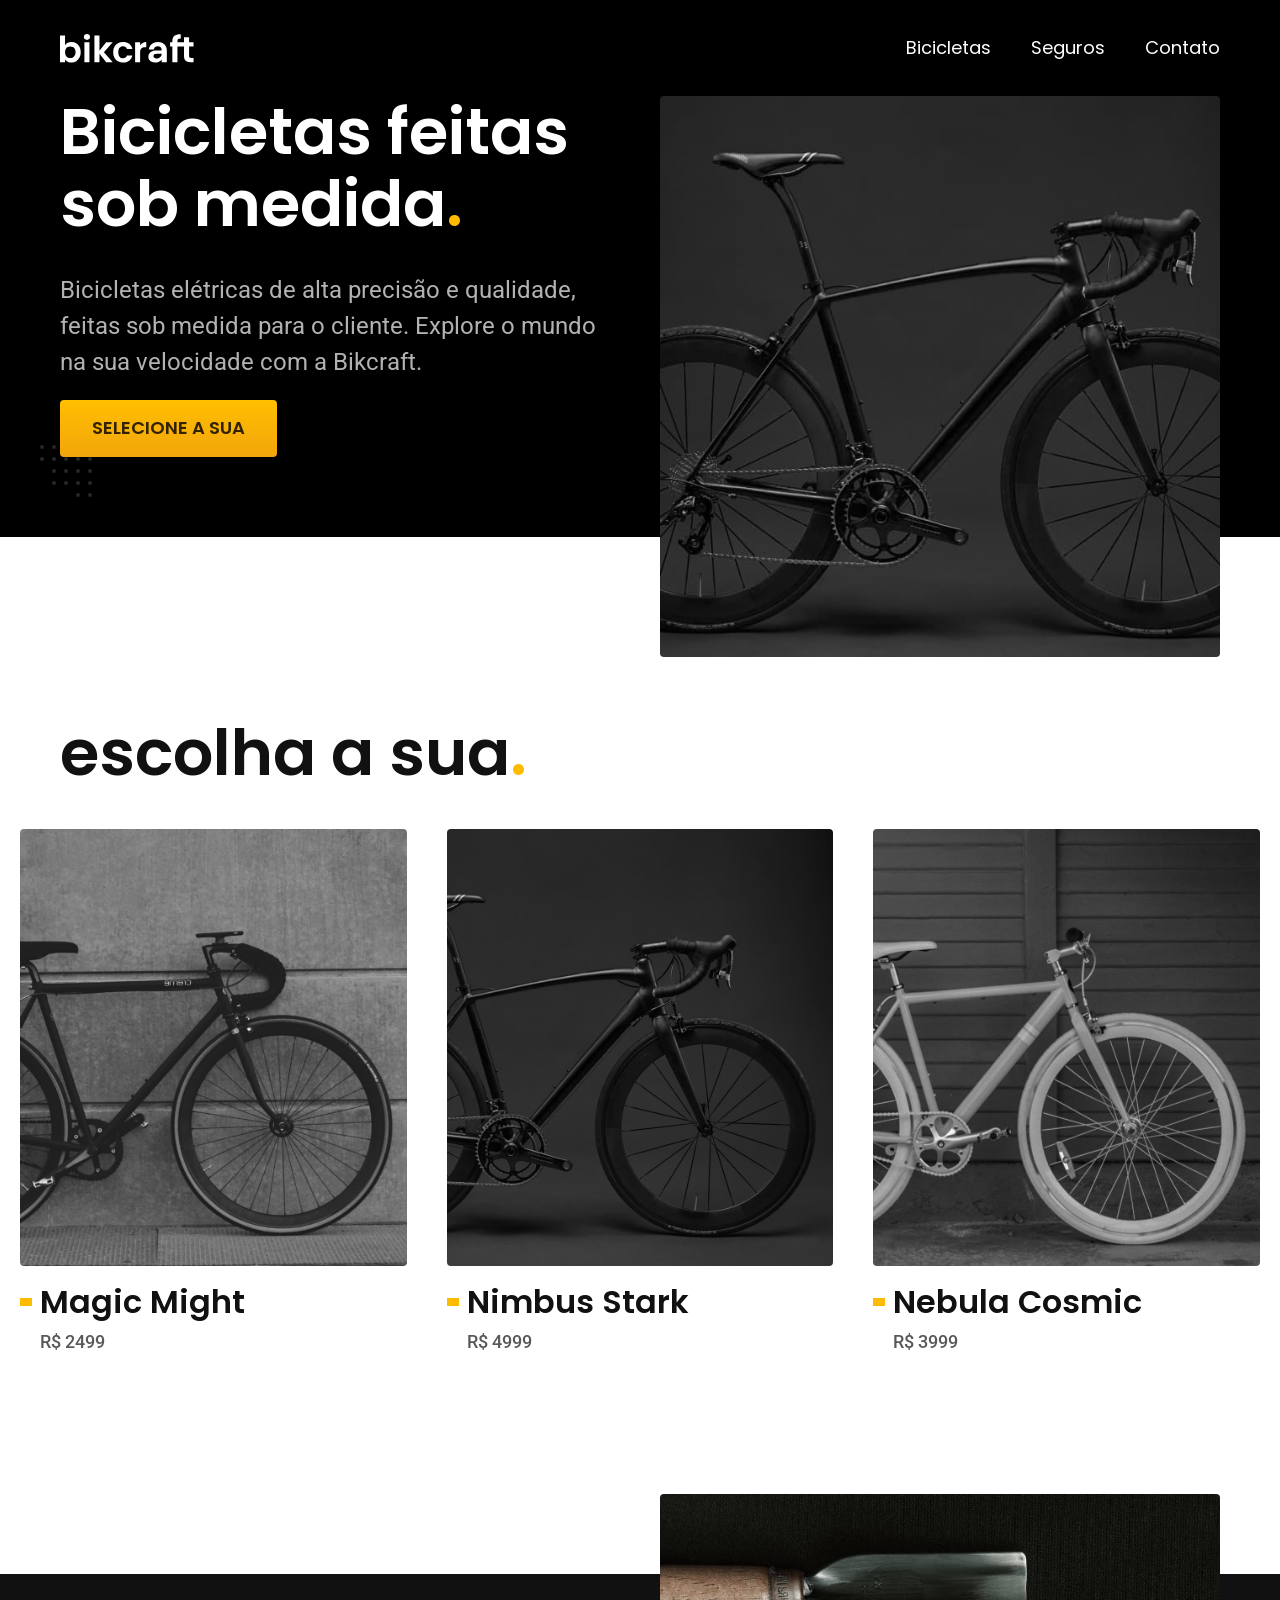
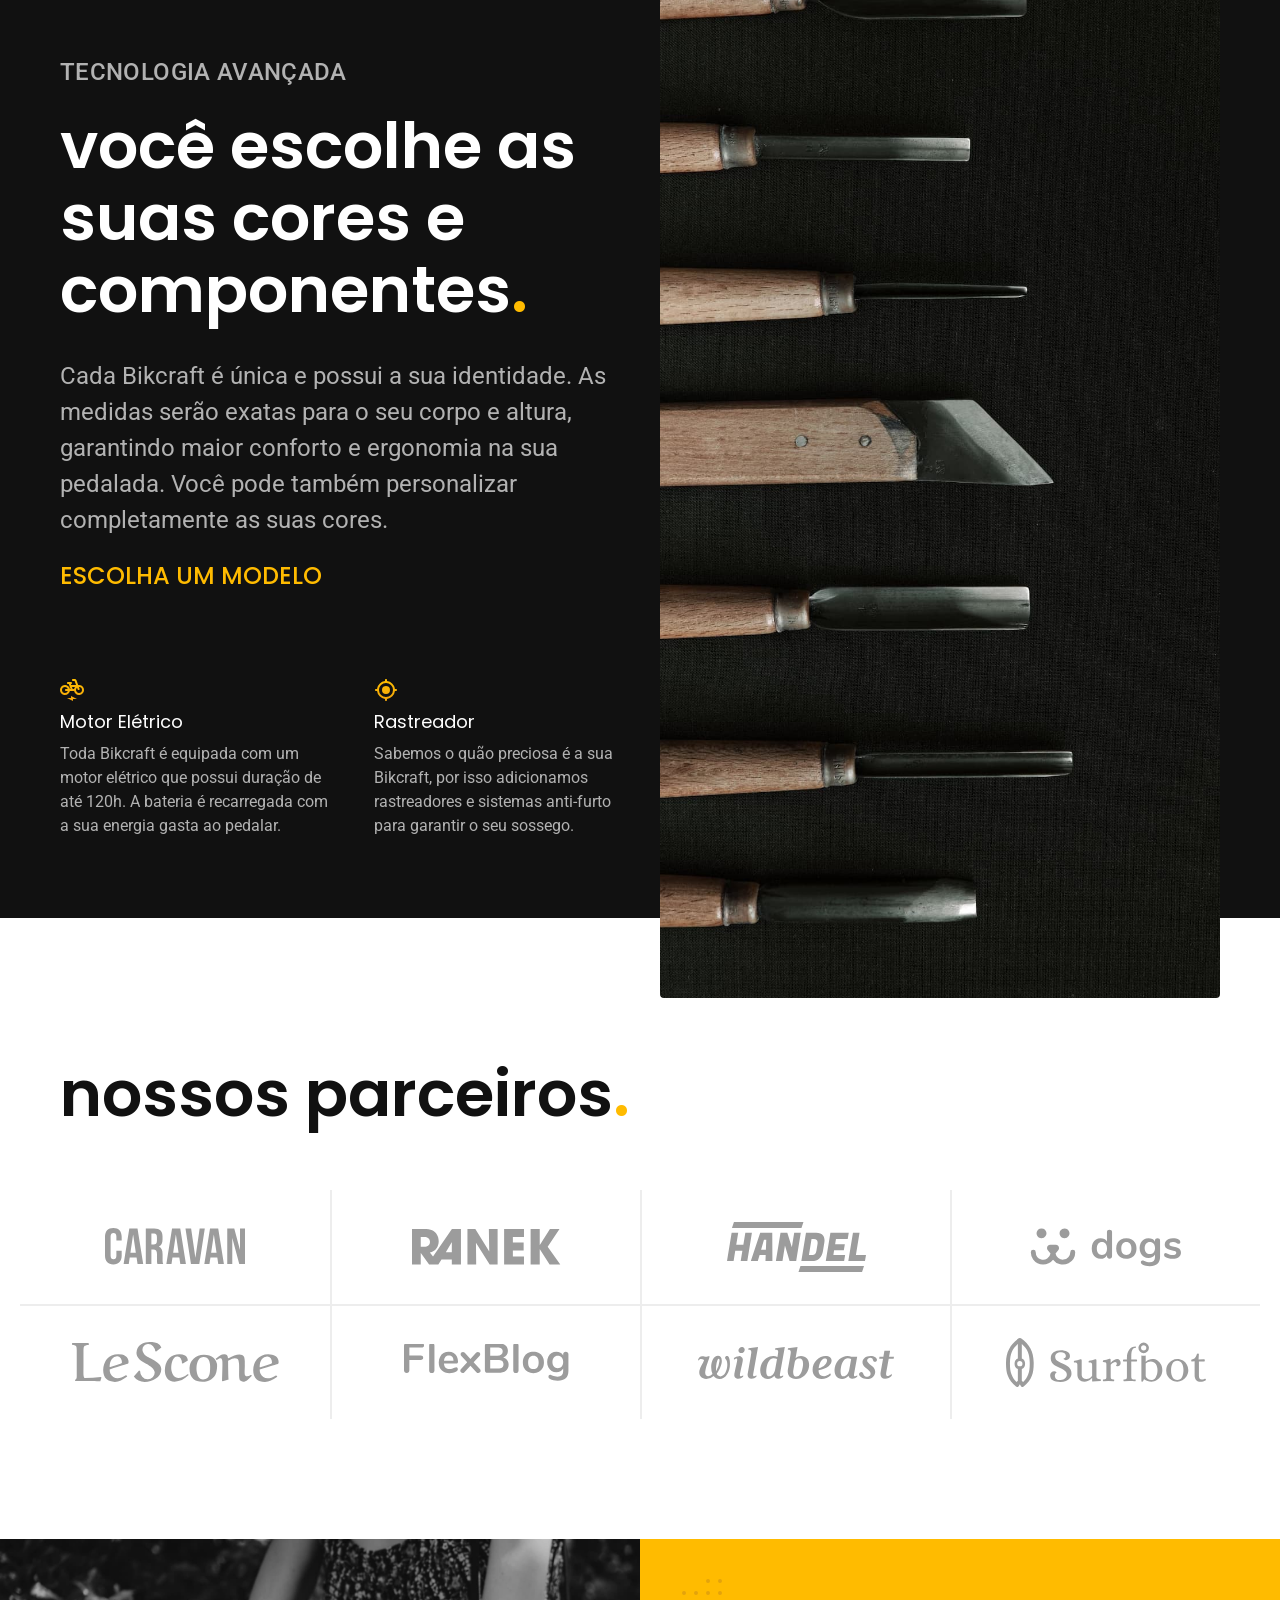
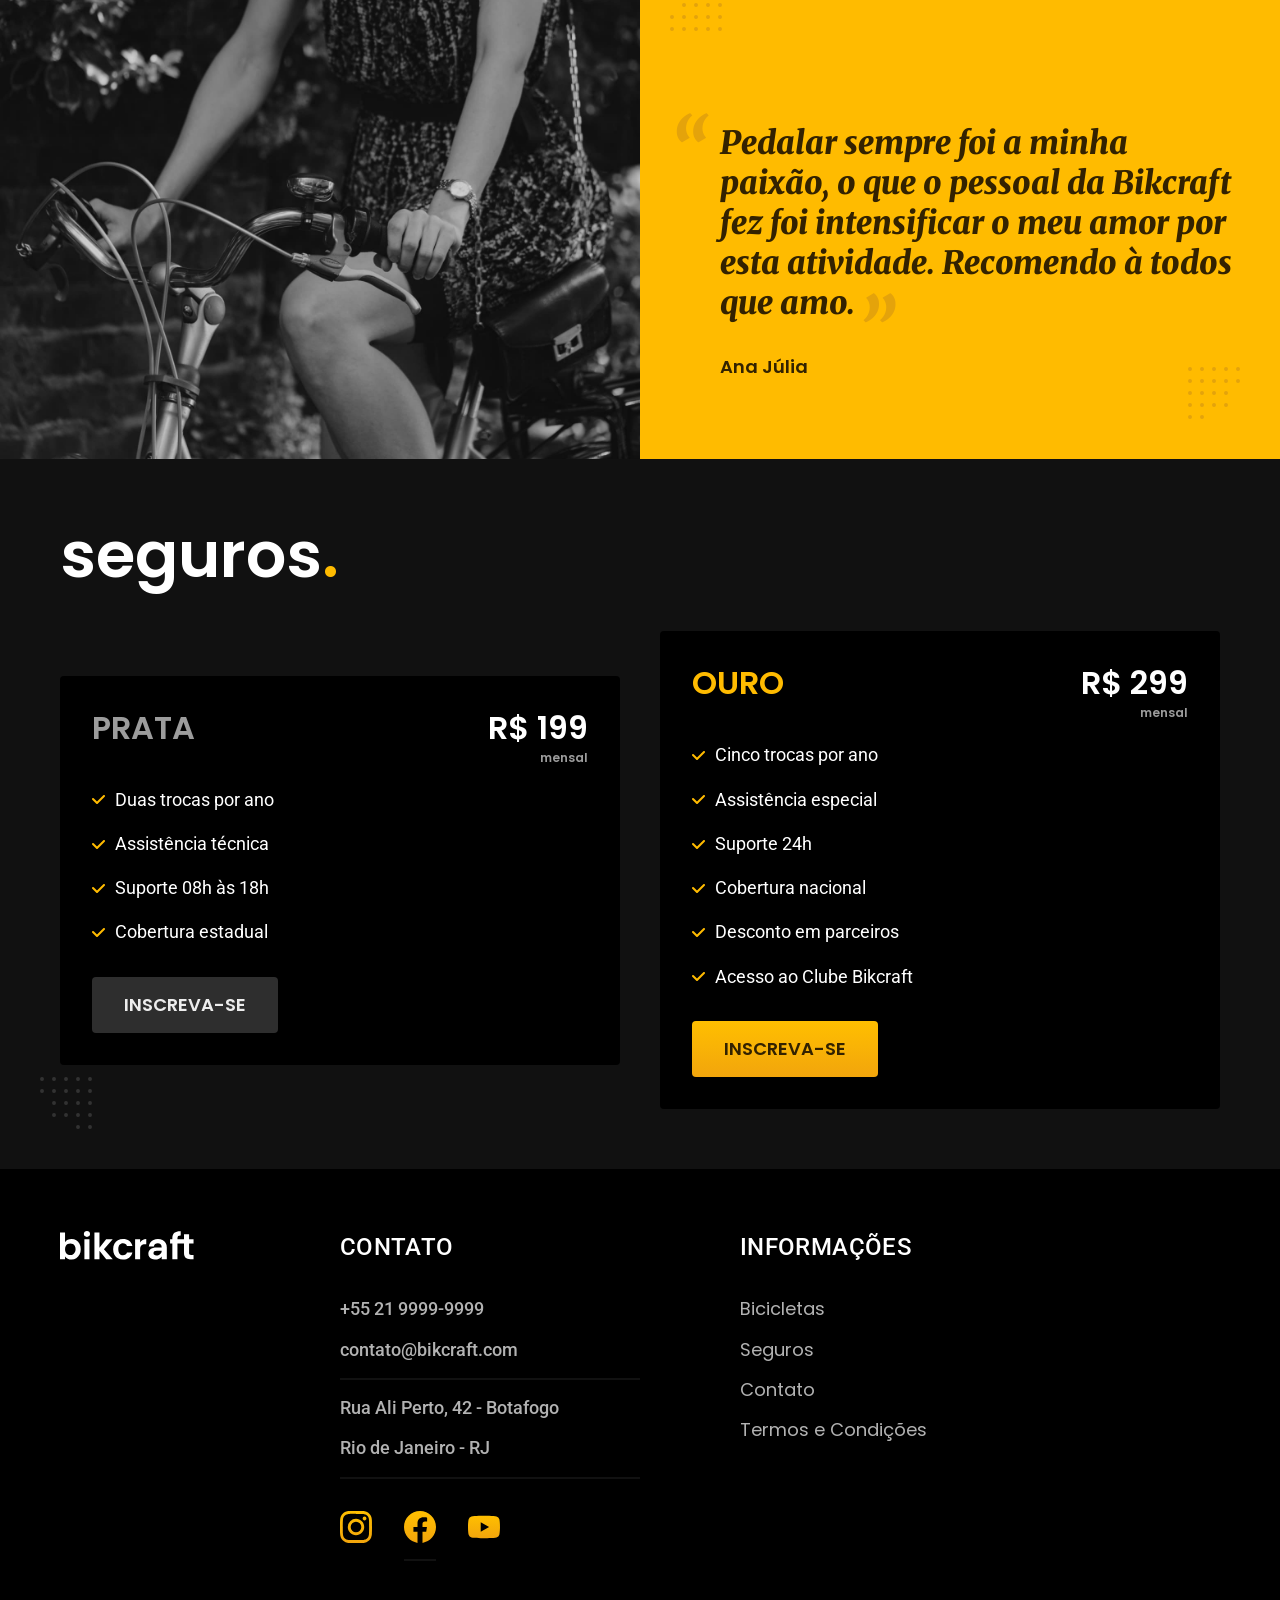
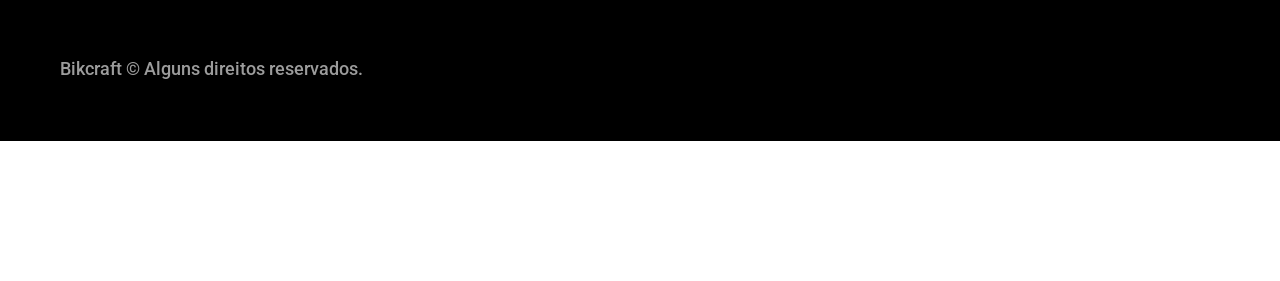
<file: index.html>
<!DOCTYPE html>
<html lang="pt-br">
<head>
    <meta charset="UTF-8">
    <meta name="viewport" content="width=device-width, initial-scale=1.0">
    <meta name="description" content="Bicicletas elétricas de alta precisão e qualidade,  feitas sob medida para o cliente. Explore o mundo na sua velocidade com a Bikcraft.">
    <title>Bikcraft - Bicicletas Elétricas</title>

    <link rel="preload" href="./css/style.css" as="style">
    <link rel="stylesheet" href="./css/style.css">

    <link rel="preconnect" href="https://fonts.googleapis.com">
    <link rel="preconnect" href="https://fonts.gstatic.com" crossorigin>
    <link href="https://fonts.googleapis.com/css2?family=Merriweather:ital,opsz,wght@0,18..144,900;1,18..144,900&family=Poppins:wght@400;600&family=Roboto:wght@100..900&display=swap" rel="stylesheet">
</head>
<body>
    <header class="header-bg"> <!-- header-bg signifca header background -->
        <div class="header container">
            <a href="./index.html">
                <img src="./img/bikcraft.svg" width="136" height="32" alt="Bikcraft">
            </a>
            
            <nav aria-label="primaria">  <!-- Navegação primaria do site -->
                <ul class="header-menu font-1-m cor-0">
                    <li><a href="./bicicletas.html">Bicicletas</a></li>
                    <li><a href="./seguros.html">Seguros</a></li>
                    <li><a href="./contato.html">Contato</a></li>
                </ul>
            </nav>
        </div>
    </header>
    <main class="introducao-bg">
        <div class="introducao container">
            <div class="introducao-conteudo">
                <h1 class="font-1-xxl cor-0">Bicicletas feitas sob medida<span class="cor-p1">.</span></h1>
                <p class="font-2-l cor-5">Bicicletas elétricas de alta precisão e qualidade,  feitas sob medida para o cliente. Explore o mundo na sua velocidade com a Bikcraft.</p>
                <a class="botao" href="./bicicletas.html">Selecione a sua</a>
            </div>
            <picture class="introducao-imagem">
                <source media="(max-width:800px)" width="1120" height="680" srcset="./img/bicicletas/nimbus.jpg">
                <img src="./img/fotos/introducao.jpg" width="1280" height="1600" alt="Bicileta elétrica preta">
            </picture>
        </div>
    </main>

    <article class="bicicletas-lista">
        <h2 class="container font-1-xxl">escolha a sua<span class="cor-p1">.</span></h2>
        <ul>
            <li>
                <a href="./bicicletas/magic.html">
                    <img src="./img/bicicletas/magic-home.jpg" width="920" height="1040" alt="Bicicleta preta com detalhes cinzas">
                    <h3 class="font-1-xl">Magic Might</h3>
                    <span class="font-2-m cor-8">R$ 2499</span>
                </a>
            </li>
            <li>
                <a href="./bicicletas/nimbus.html">
                    <img src="./img/bicicletas/nimbus-home.jpg" width="920" height="1040" alt="Bicicleta preta">
                    <h3 class="font-1-xl">Nimbus Stark</h3>
                    <span class="font-2-m cor-8">R$ 4999</span>
                </a>
            </li>
            <li>
                <a href="./bicicletas/nebula.html">
                    <img src="./img/bicicletas/nebula-home.jpg" width="920" height="1040" alt="Bicicleta cinza com detelhes brancos">
                    <h3 class="font-1-xl">Nebula Cosmic</h3>
                    <span class="font-2-m cor-8">R$ 3999</span>
                </a>
            </li>
        </ul>
    </article>

    <article class="tecnologia-bg">
        <div class="tecnologia container">
            <div class="tecnologia-conteudo">
                <span class="font-2-l-b cor-5">tecnologia avançada</span>
                <h2 class="font-1-xxl cor-0">você escolhe as suas cores e componentes<span class="cor-p1">.</span></h2>
                <p class="font-2-l cor-5">Cada Bikcraft é única e possui a sua identidade. As medidas serão exatas para o seu corpo e altura, garantindo maior conforto e ergonomia na sua pedalada. Você pode também personalizar completamente as suas cores.</p>
                <a class="link" href="./bicicletas.html">Escolha um modelo</a>
                <ul class="tecnologia-vantagens">
                    <li>
                        <img src="./img/icones/eletrica.svg" width="32" height="32" alt="">
                        <h3 class="font-1-m cor-0">Motor Elétrico</h3>
                        <p class="font-2-s cor-5">Toda Bikcraft é equipada com um motor elétrico que possui duração de até 120h. A bateria é recarregada com a sua energia gasta ao pedalar.</p>
                    </li>
                    <li>
                        <img src="./img/icones/rastreador.svg" width="32" height="32" alt="">
                        <h3 class="font-1-m cor-0">Rastreador</h3>
                        <p class="font-2-s cor-5">Sabemos o quão preciosa é a sua Bikcraft, por isso adicionamos rastreadores e sistemas anti-furto para garantir o seu sossego.</p>
                    </li>
                </ul>
            </div>
            <div class="tecnologia-imagem">
                <img src="./img/fotos/tecnologia.jpg" width="1200" height="1920" alt="">
            </div>
        </div>
    </article>

    <section class="parceiros" aria-label="Nossos Parceiros">
        <h2 class="container font-1-xxl">nossos parceiros<span class="cor-p1">.</span></h2>

        <ul>
            <li><img src="./img/parceiros/caravan.svg"  width="140" height="38" alt="caravan"></li>
            <li><img src="./img/parceiros/ranek.svg" width="149" height="36" alt="ranek"></li>
            <li><img src="./img/parceiros/handel.svg" width="139" height="50" alt="handel"></li>
            <li><img src="./img/parceiros/dogs.svg" width="152" height="39" alt="dogs"></li>
            <li><img src="./img/parceiros/lescone.svg" width="208" height="41" alt="lescone"></li>
            <li><img src="./img/parceiros/flexblog.svg" width="165" height="38"alt="flexblog"></li>
            <li><img src="./img/parceiros/wildbeast.svg" width="196" height="34" alt="wildbeast"></li>
            <li><img src="./img/parceiros/surfbot.svg" width="200" height="49" alt="surfbot"></li>
        </ul>
    </section>

    <section class="depoimento" aria-label="Depoimento">
        <div class="depoimento-imagem">
            <img src="/img/fotos/depoimento.jpg" width="1560" height="1360" alt="Pessoa pedalando em uma bicicleta Bikcraft">
        </div>
        <div class="depoimento-conteudo">
            <blockquote class="font-1-xl cor-p5">
                <p>Pedalar sempre foi a minha paixão, o que o pessoal da Bikcraft fez foi intensificar o meu amor por esta atividade. Recomendo à todos que amo.</p>
            </blockquote>
            <span class="cor-p5 font-1-m-b">Ana Júlia</span>
        </div>
    </section>

    <article class="seguros-bg">
        <h2 class="container font-1-xxl cor-0">seguros<span class="cor-p1">.</span></h2>

        <div class="seguros-conteudo container">
            <div class="seguros-item">
                <div class="seguros-item-detalhe">
                    <h3 class="font-1-xl cor-6">Prata</h3>
                    <ul class="font-2-m cor-0">
                        <li>Duas trocas por ano</li>
                        <li>Assistência técnica</li>
                        <li>Suporte 08h às 18h</li>
                        <li>Cobertura estadual</li>
                    </ul>
                </div>
                <div class="seguros-item-valor">
                    <p class="font-1-xl cor-0">R$ 199</p>
                    <span class="font-1-xs cor-6">mensal</span>
                </div>
                <a class="botao secundario" href="./orcamento.html">Inscreva-se</a>
            </div>

            <div class="seguros-item">
                <div class="seguros-item-detalhe">
                    <h3 class="font-1-xl cor-p1">Ouro</h3>
                    <ul class="font-2-m cor-0">
                        <li>Cinco trocas por ano</li>
                        <li>Assistência especial</li>
                        <li>Suporte 24h</li>
                        <li>Cobertura nacional</li>
                        <li>Desconto em parceiros</li>
                        <li>Acesso ao Clube Bikcraft</li>
                    </ul>
                </div>
                <div class="seguros-item-valor">
                    <p class="font-1-xl cor-0">R$ 299</p>
                    <span class="font-1-xs cor-6">mensal</span>
                </div>
                <a class="botao" href="#">Inscreva-se</a>
            </div>
        </div>
    </article>

    <footer class="footer-bg">
        <div class="footer container">
            <img src="./img/bikcraft.svg" width="136" height="32" alt="Bikcraft">
            <div class="footer-contato">
                <h3 class="font-2-l-b cor-0">Contato</h3>
                <ul class="font-2-m cor-5">
                    <li><a href="tel:+552199999999">+55 21 9999-9999</a></li>
                    <li><a href="mailto:contato@bikcraft.com">contato@bikcraft.com</a></li>
                    <li>Rua Ali Perto, 42 - Botafogo</li>
                    <li>Rio de Janeiro - RJ</li>
                </ul>
                <ul class="footer-contato-redes">
                    <li>
                        <a href="https://www.instagram.com" target="_blank"><img src="./img/redes/instagram-p.svg" width="32" height="32" alt="Instagram"></a>
                    </li>
                    <li>
                        <a href="https://www.facebook.com" target="_blank"><img src="./img/redes/facebook-p.svg" width="32" height="32" alt="Facebook"></a>
                    </li>
                    <li>
                        <a href="https://www.youtube.com" target="_blank"><img src="./img/redes/youtube-p.svg" width="32" height="32" alt="YouTube"></a>
                    </li>
                </ul>
            </div>
            <div class="footer-informacoes">
                <h3 class="font-2-l-b cor-0">Informações</h3>
                <nav>
                    <ul class="font-1-m cor-5">
                        <li><a href="./bicicletas.html">Bicicletas</a></li>
                        <li><a href="./seguros.html">Seguros</a></li>
                        <li><a href="./contato.html">Contato</a></li>
                        <li><a href="./termos.html">Termos e Condições</a></li>
                    </ul>
                </nav>
            </div>
            <p class="footer-copy font-2-m cor-6">Bikcraft © Alguns direitos reservados.</p>
        </div>
    </footer>
</body>
</html>
</file>
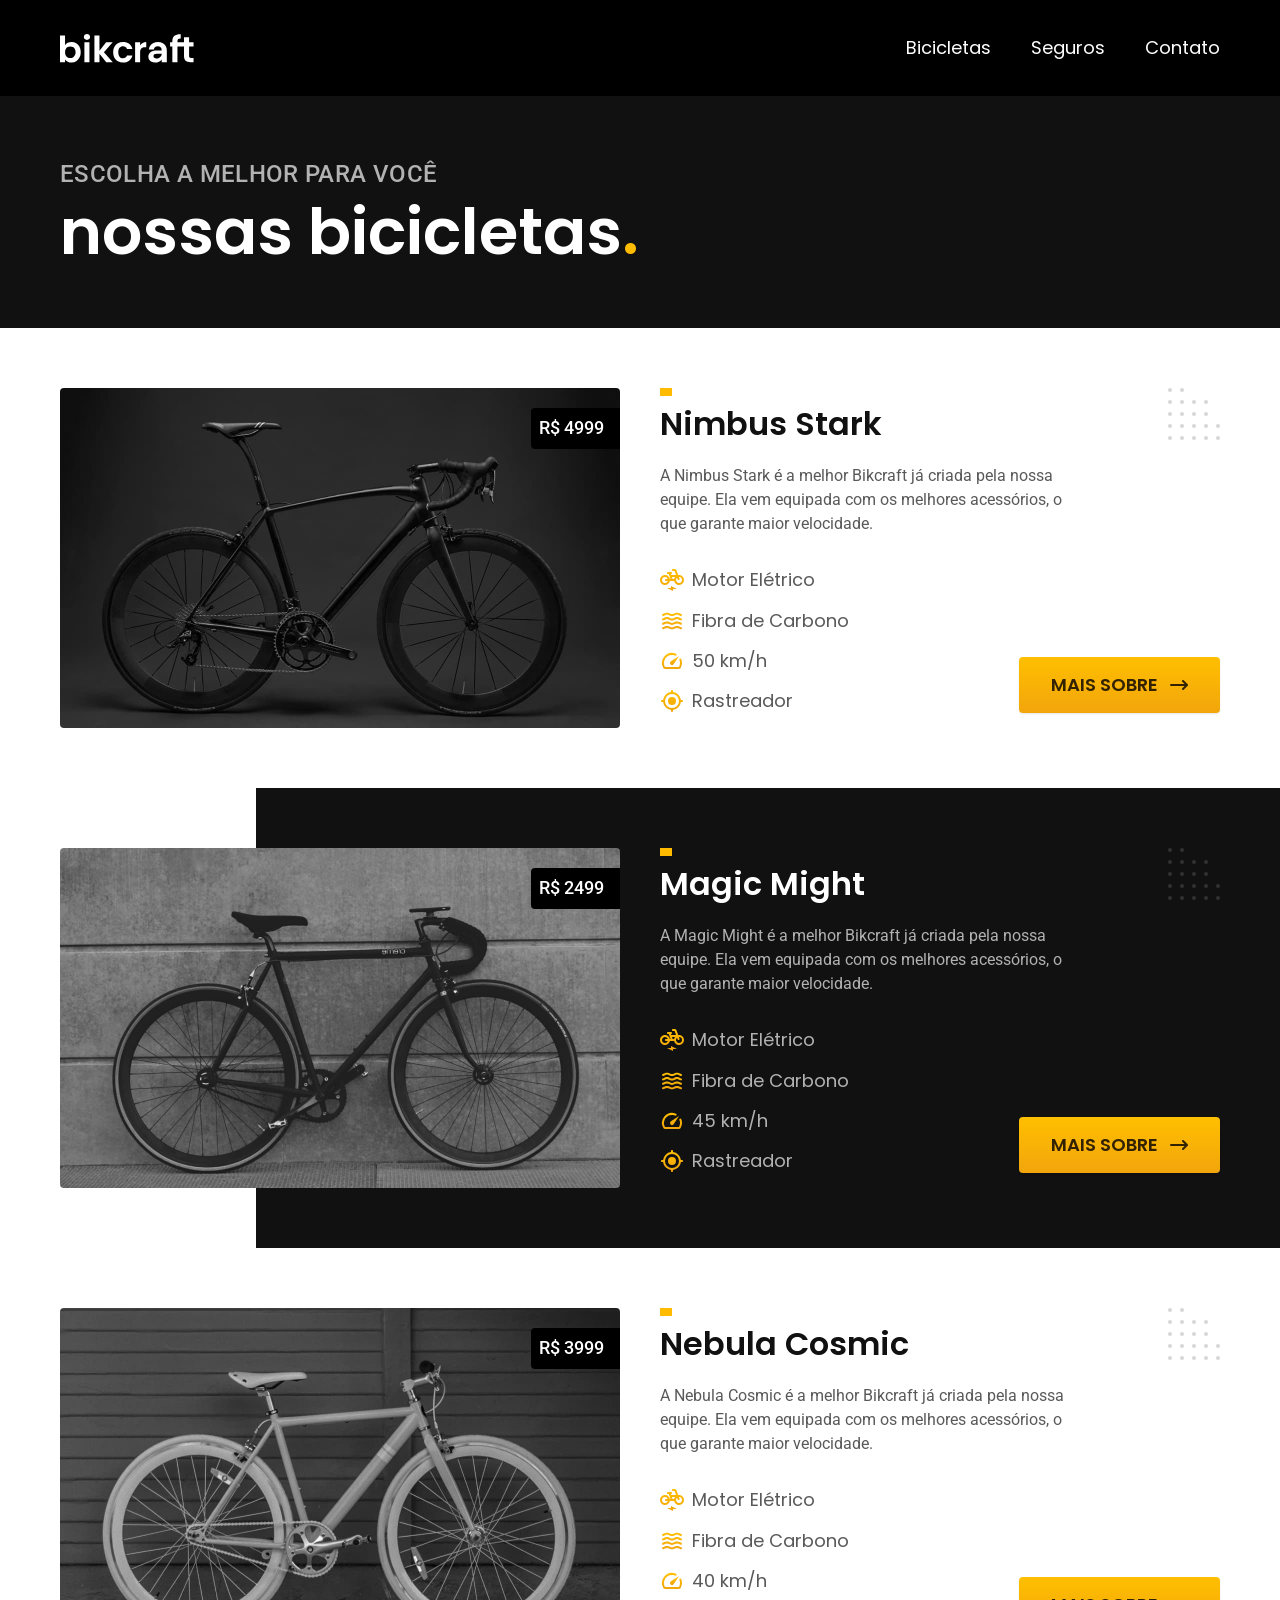
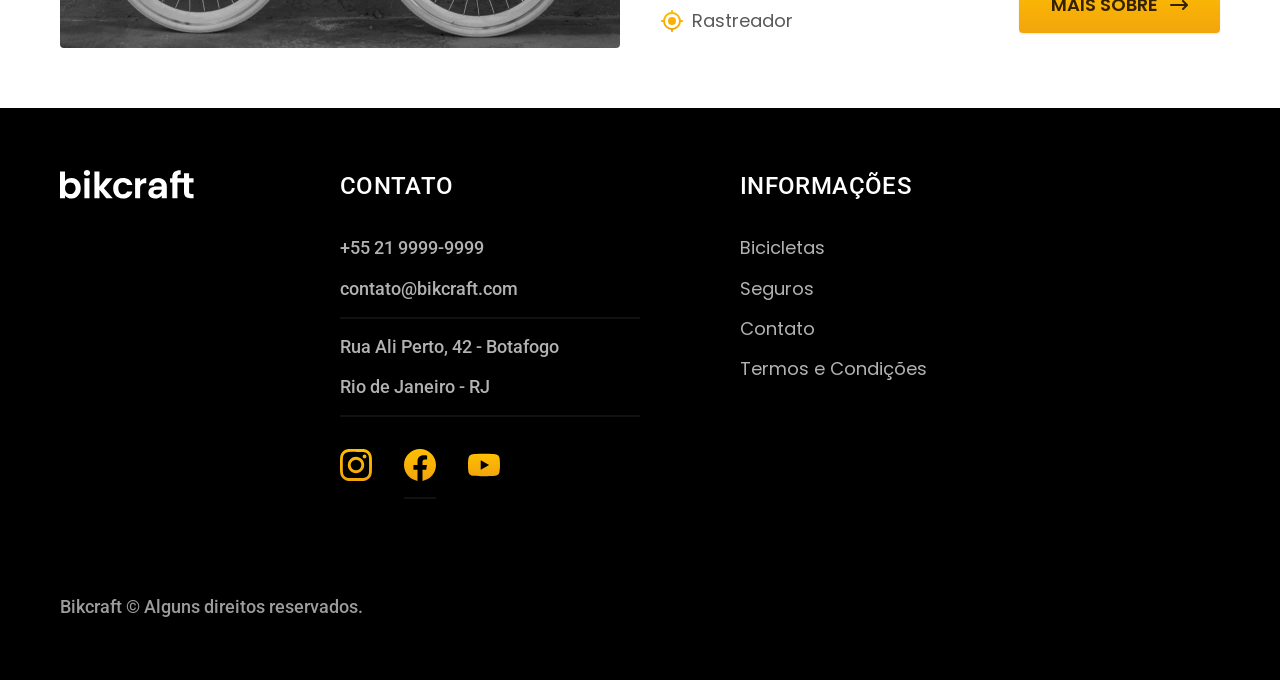
<file: bicicletas.html>
<!DOCTYPE html>
<html lang="pt-br">
<head>
    <meta charset="UTF-8">
    <meta name="viewport" content="width=device-width, initial-scale=1.0">
    <meta name="description" content="Bicicletas">
    <title>Bicicletas | Bikcraft</title>
    <link rel="preload" href="./css/style.css" as="style">
    <link rel="stylesheet" href="./css/style.css">

    <link rel="preconnect" href="https://fonts.googleapis.com">
    <link rel="preconnect" href="https://fonts.gstatic.com" crossorigin>
    <link href="https://fonts.googleapis.com/css2?family=Merriweather:ital,opsz,wght@0,18..144,900;1,18..144,900&family=Poppins:wght@400;600&family=Roboto:wght@100..900&display=swap" rel="stylesheet">
</head>
<body id="bicicletas">
    <header class="header-bg"> <!-- header-bg signifca header background -->
        <div class="header container">
            <a href="./index.html">
                <img src="./img/bikcraft.svg" alt="Bikcraft">
            </a>
            
            <nav aria-label="primaria">  <!-- Navegação primaria do site -->
                <ul class="header-menu font-1-m cor-0">
                    <li><a href="./bicicletas.html">Bicicletas</a></li>
                    <li><a href="./seguros.html">Seguros</a></li>
                    <li><a href="./contato.html">Contato</a></li>
                </ul>
            </nav>
        </div>
    </header>

    <main>
        <div class="titulo-bg">
            <div class="titulo container">
                <p class="font-2-l-b cor-5">Escolha a melhor para você</p>
                <h1 class="font-1-xxl cor-0">nossas bicicletas<span class="cor-p1">.</span></h1>
            </div>
        </div>

        <div class="bicicleta container">
            <div class="bicicleta-imagem">
                <img src="./img/bicicletas/nimbus.jpg" alt="Bicicleta Nimbus Stark" title="Bicicleta Nimbus Stark">
                <span class="font-2-m cor-0">R$ 4999</span>
            </div>
            <div class="bicicleta-conteudo">
                <h2 class="font-1-xl cor-11">Nimbus Stark</h2>
                <p class="font-2-s cor-8">A Nimbus Stark é a melhor Bikcraft já criada pela nossa equipe. Ela vem equipada com os melhores acessórios, o que garante maior velocidade.</p>
                <div class="bicicleta-detalhes">
                    <ul class="font-1-m cor-8">
                        <li><img src="./img/icones/eletrica.svg" alt="">Motor Elétrico</li>
                        <li><img src="./img/icones/carbono.svg" alt="">Fibra de Carbono</li>
                        <li><img src="./img/icones/velocidade.svg" alt="">50 km/h</li>
                        <li><img src="./img/icones/rastreador.svg" alt="">Rastreador</li>
                    </ul>
                    <a class="botao seta" href="./bicicletas/nimbus.html">Mais Sobre</a>
                </div>
            </div>
        </div>

        <div class="bicicleta-bg">
            <div class="bicicleta container">
                <div class="bicicleta-imagem">
                    <img src="./img/bicicletas/magic.jpg" alt="Bicicleta Nimbus Stark" title="Bicicleta Magic Might">
                    <span class="font-2-m cor-0">R$ 2499</span>
                </div>
                <div class="bicicleta-conteudo">
                    <h2 class="font-1-xl cor-0">Magic Might</h2>
                    <p class="font-2-s cor-5">A Magic Might é a melhor Bikcraft já criada pela nossa equipe. Ela vem equipada com os melhores acessórios, o que garante maior velocidade.</p>
                    <div class="bicicleta-detalhes">
                        <ul class="font-1-m cor-5">
                            <li><img src="./img/icones/eletrica.svg" alt="">Motor Elétrico</li>
                            <li><img src="./img/icones/carbono.svg" alt="">Fibra de Carbono</li>
                            <li><img src="./img/icones/velocidade.svg" alt="">45 km/h</li>
                            <li><img src="./img/icones/rastreador.svg" alt="">Rastreador</li>
                        </ul>
                        <a class="botao seta" href="./bicicletas/magic.html">Mais Sobre</a>
                    </div>
                </div>
            </div>
        </div>
        
        <div class="bicicleta container">
            <div class="bicicleta-imagem">
                <img src="./img/bicicletas/nebula.jpg" alt="Bicicleta Nimbus Stark" title="Bicicleta Nebula Cosmic">
                <span class="font-2-m cor-0">R$ 3999</span>
            </div>
            <div class="bicicleta-conteudo">
                <h2 class="font-1-xl cor-11">Nebula Cosmic</h2>
                <p class="font-2-s cor-8">A Nebula Cosmic é a melhor Bikcraft já criada pela nossa equipe. Ela vem equipada com os melhores acessórios, o que garante maior velocidade.</p>
                <div class="bicicleta-detalhes">
                    <ul class="font-1-m cor-8">
                        <li><img src="./img/icones/eletrica.svg" alt="">Motor Elétrico</li>
                        <li><img src="./img/icones/carbono.svg" alt="">Fibra de Carbono</li>
                        <li><img src="./img/icones/velocidade.svg" alt="">40 km/h</li>
                        <li><img src="./img/icones/rastreador.svg" alt="">Rastreador</li>
                    </ul>
                    <a class="botao seta" href="./bicicletas/nebula.html">Mais Sobre</a>
                </div>
            </div>
        </div>
    </main>

    <footer class="footer-bg">
        <div class="footer container">
            <img src="./img/bikcraft.svg" alt="Bikcraft">
            <div class="footer-contato">
                <h3 class="font-2-l-b cor-0">Contato</h3>
                <ul class="font-2-m cor-5">
                    <li><a href="tel:+552199999999">+55 21 9999-9999</a></li>
                    <li><a href="mailto:contato@bikcraft.com">contato@bikcraft.com</a></li>
                    <li>Rua Ali Perto, 42 - Botafogo</li>
                    <li>Rio de Janeiro - RJ</li>
                </ul>
                <ul class="footer-contato-redes">
                    <li>
                        <a href="https://www.instagram.com" target="_blank"><img src="./img/redes/instagram-p.svg" alt="Instagram"></a>
                    </li>
                    <li>
                        <a href="https://www.facebook.com" target="_blank"><img src="./img/redes/facebook-p.svg" alt="Facebook"></a>
                    </li>
                    <li>
                        <a href="https://www.youtube.com" target="_blank"><img src="./img/redes/youtube-p.svg" alt="YouTube"></a>
                    </li>
                </ul>
            </div>
            <div class="footer-informacoes">
                <h3 class="font-2-l-b cor-0">Informações</h3>
                <nav>
                    <ul class="font-1-m cor-5">
                        <li><a href="./bicicletas.html">Bicicletas</a></li>
                        <li><a href="./seguros.html">Seguros</a></li>
                        <li><a href="./contato.html">Contato</a></li>
                        <li><a href="./termos.html">Termos e Condições</a></li>
                    </ul>
                </nav>
            </div>
            <p class="footer-copy font-2-m cor-6">Bikcraft © Alguns direitos reservados.</p>
        </div>
    </footer>
</body>
</html>
</file>
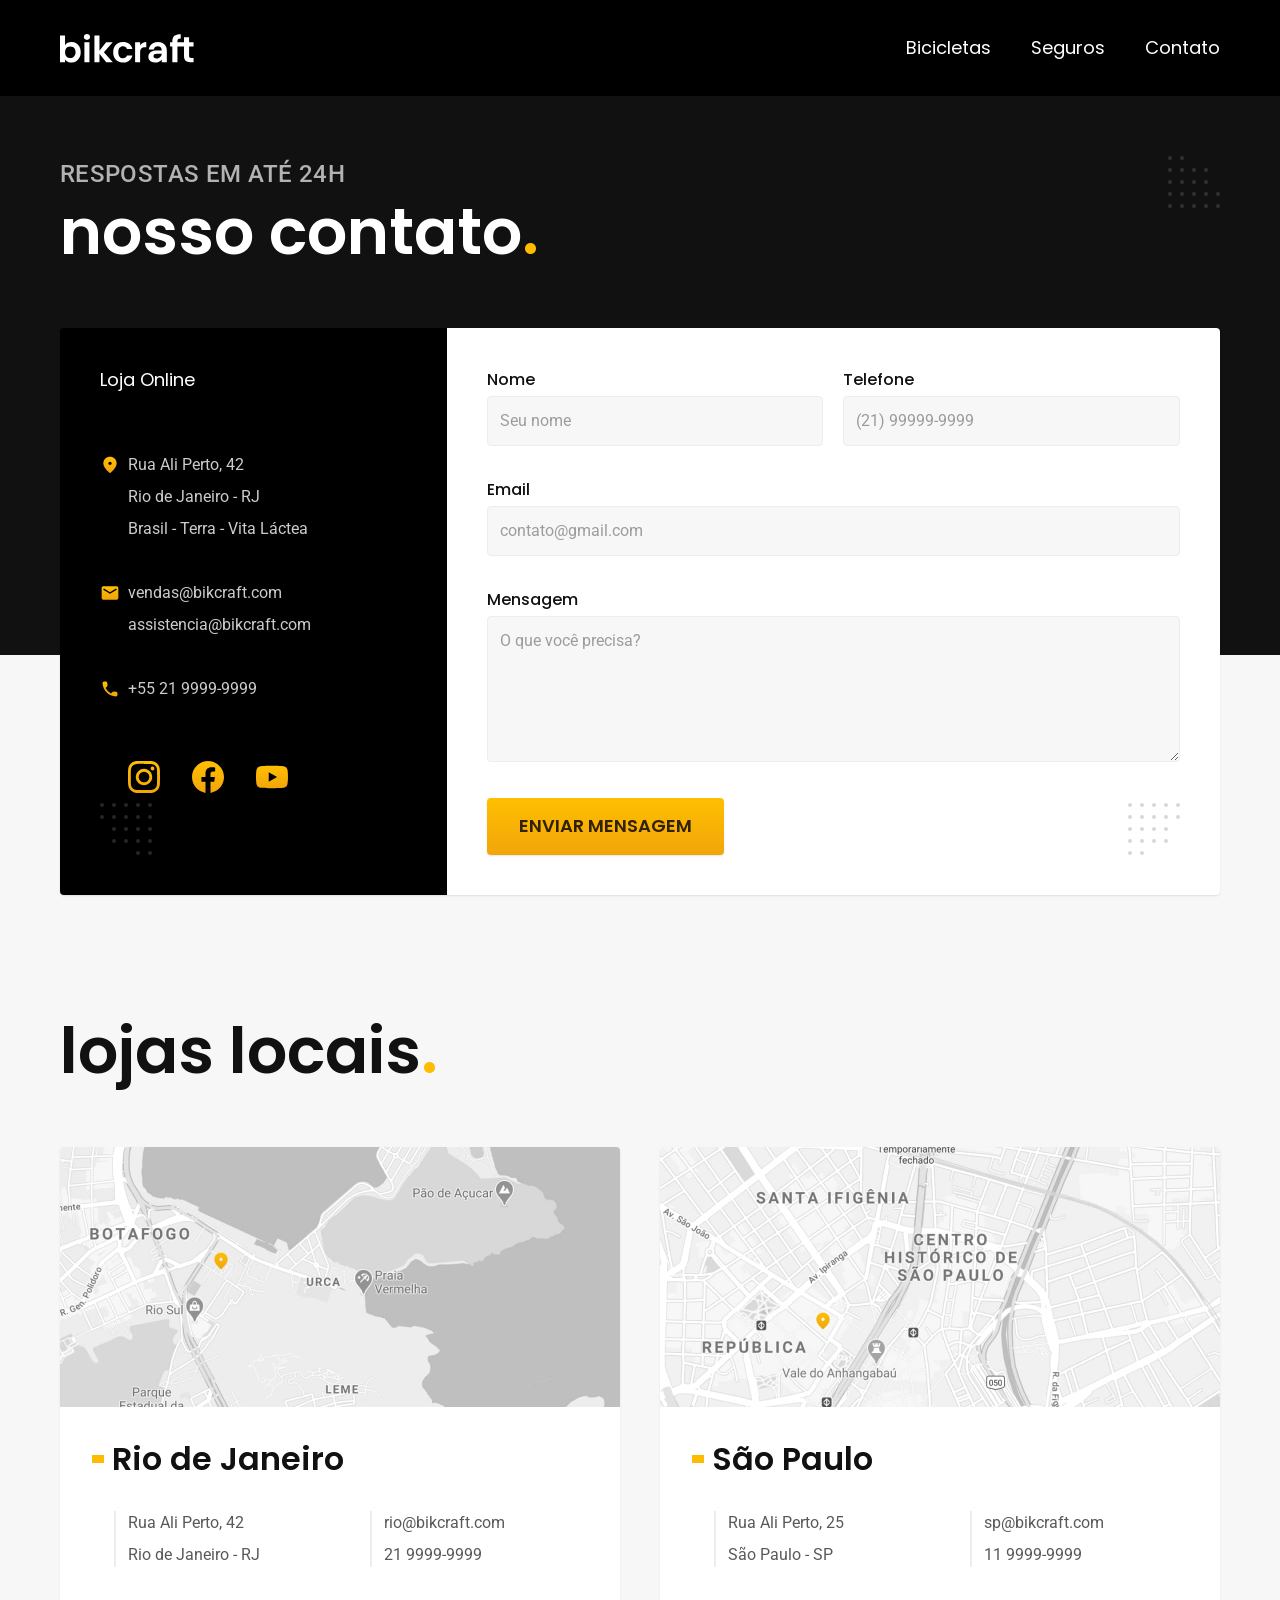
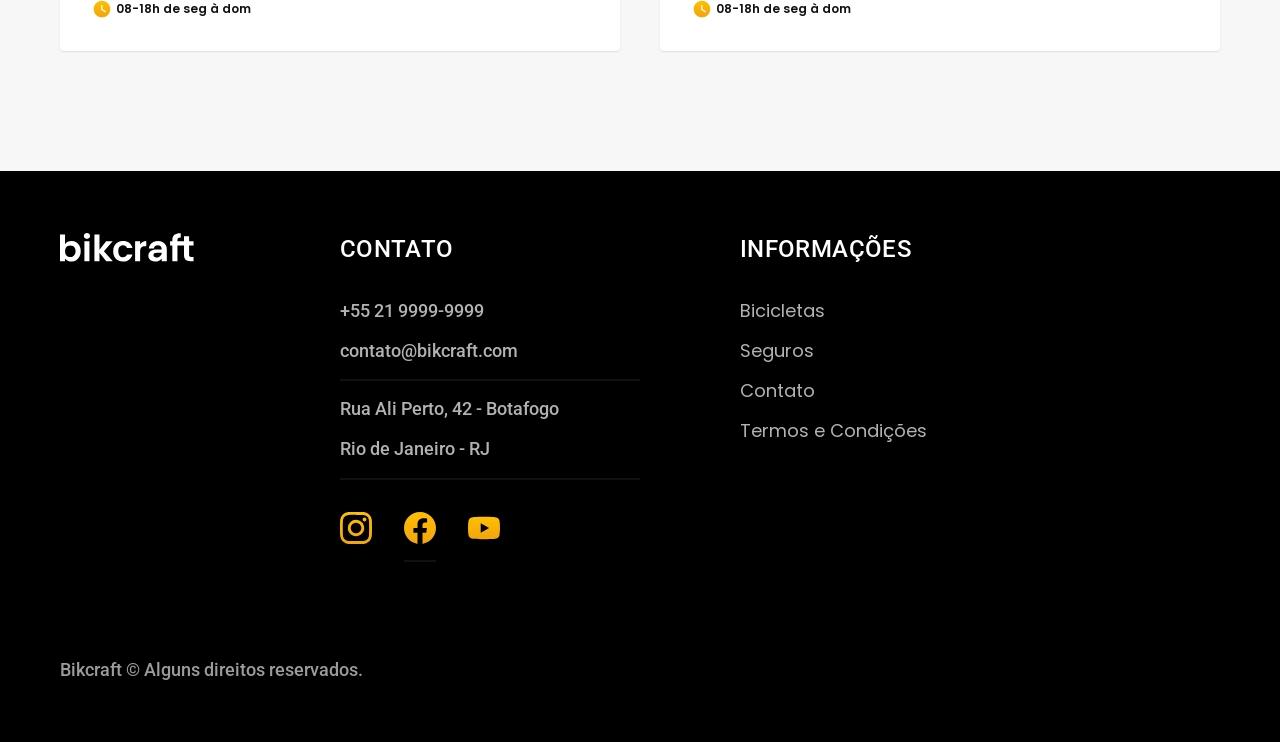
<file: contato.html>
<!DOCTYPE html>
<html lang="pt-br">
<head>
    <meta charset="UTF-8">
    <meta name="viewport" content="width=device-width, initial-scale=1.0">
    <meta name="description" content="Contato">
    <title>Contato | Bikcraft</title>
    <link rel="preload" href="./css/style.css" as="style">
    <link rel="stylesheet" href="./css/style.css">

    <link rel="preconnect" href="https://fonts.googleapis.com">
    <link rel="preconnect" href="https://fonts.gstatic.com" crossorigin>
    <link href="https://fonts.googleapis.com/css2?family=Merriweather:ital,opsz,wght@0,18..144,900;1,18..144,900&family=Poppins:wght@400;600&family=Roboto:wght@100..900&display=swap" rel="stylesheet">
</head>
<body id="contato">
    <header class="header-bg"> <!-- header-bg signifca header background -->
        <div class="header container">
            <a href="./index.html">
                <img src="./img/bikcraft.svg" alt="Bikcraft">
            </a>
            
            <nav aria-label="primaria">  <!-- Navegação primaria do site -->
                <ul class="header-menu font-1-m cor-0">
                    <li><a href="./bicicletas.html">Bicicletas</a></li>
                    <li><a href="./seguros.html">Seguros</a></li>
                    <li><a href="./contato.html">Contato</a></li>
                </ul>
            </nav>
        </div>
    </header>

    <main>
        <article class="titulo-bg">
            <div class="titulo container">
                <p class="font-2-l-b cor-5">respostas em até 24h</p>
                <h1 class="font-1-xxl cor-0">nosso contato<span class="cor-p1">.</span></h1>
            </div>

            <div class="contato container">
                <section aria-label="Endereço" class="contato-informacoes">
                    <h2 class="cor-0 font-1-m">Loja Online</h2>
                    <img src="./img/icones/local.svg" alt="">
                    <ul class="contato-endereço cor-4 font-2-s">
                        <li>Rua Ali Perto, 42</li>
                        <li>Rio de Janeiro - RJ</li>
                        <li>Brasil - Terra - Vita Láctea</li>
                    </ul>
                    <img src="./img/icones/email.svg" alt="">
                    <address class="contato-email cor-4 font-2-s">
                        <a href="mailto:vendas@bikcraft.com">vendas@bikcraft.com</a>
                        <a href="mailto:assistencia@bikcraft.com">assistencia@bikcraft.com</a>
                    </address>
                    <img src="./img/icones/telefone.svg" alt="">
                    <a class="cor-4 font-2-s" href="tel:+552199999999">+55 21 9999-9999</a>
                    <ul class="contato-redes">
                        <li>
                            <a href="https://www.instagram.com" target="_blank"><img src="./img/redes/instagram-p.svg" alt="Instagram"></a>
                        </li>
                        <li>
                            <a href="https://www.facebook.com" target="_blank"><img src="./img/redes/facebook-p.svg" alt="Facebook"></a>
                        </li>
                        <li>
                            <a href="https://www.youtube.com" target="_blank"><img src="./img/redes/youtube-p.svg" alt="YouTube"></a>
                        </li>
                    </ul>
                </section>

                <section aria-label="Formulário" class="contato-formulario">
                    <form class="form" action="./contato.html" method="post">
                        <div>
                            <label for="nome">Nome</label>
                            <input type="text" name="nome" id="nome" required placeholder="Seu nome">
                        </div>
                        <div>
                            <label for="telefone">Telefone</label>
                            <input type="tel" name="telefone" id="telefone" required placeholder="(21) 99999-9999">
                        </div>
                        <div class="col-2">
                            <label for="email">Email</label>
                            <input type="email" name="email" id="email" required autocomplete="email" placeholder="contato@gmail.com">
                        </div>
                        <div class="col-2">
                            <label for="mensagem">Mensagem</label>
                            <textarea rows="5" name="mensagem" id="mensagem" required placeholder="O que você precisa?"></textarea>
                        </div>
                        <button class="botao col-2" type="submit">enviar mensagem</button>
                    </form>
                </section>
            </div>
        </article>
    </main>
    <article class="lojas container">
            <div class="titulo">
                <h1 class="font-1-xxl cor-11">lojas locais<span class="cor-p1">.</span></h1>
            </div>
            <div class="lojas-locais">
                <div class="lojas-informacoes">
                    <div class="lojas-imagem">
                        <img src="./img/lojas/rj.jpg" alt="mapa marcando o endereo em Rua Ali Perto, 42 - Rio de Janeiro - RJ">
                    </div>
                    <div class="lojas-detalhes">
                        <h2 class="font-1-xl">Rio de Janeiro</h2>
                        <ul class=" lojas-dados font-2-s cor-8">
                            <li>Rua Ali Perto, 42</li>
                            <li>Rio de Janeiro - RJ</li>
                        </ul>
                        <ul class="lojas-dados font-2-s cor-8">
                            <li><a href="mailto:rio@bikcraft.com">rio@bikcraft.com</a></li>
                            <li><a href="tel:2199999999">21 9999-9999</a></li>
                        </ul>
                        <p class="font-1-xs"> <img src="./img/icones/horario.svg" alt="">08-18h de seg à dom</p>
                        <!-- <span class="font-1-xs">08-18h de seg à dom</span> -->
                    </div>
                </div>

                <div class="lojas-informacoes">
                    <div class="lojas-imagem">
                        <img src="./img/lojas/sp.jpg" alt="mapa marcando o endereo em Rua Ali Perto, 25 - São Paulo - SP">
                    </div>
                    <div class="lojas-detalhes">
                        <h2 class="font-1-xl">São Paulo</h2>
                        <ul class="lojas-dados font-2-s cor-8">
                            <li>Rua Ali Perto, 25</li>
                            <li>São Paulo - SP</li>
                        </ul>
                        <ul class="lojas-dados font-2-s cor-8">
                            <li><a href="mailto:sp@bikcraft.com">sp@bikcraft.com</a></li>
                            <li><a href="tel:2199999999">11 9999-9999</a></li>
                        </ul>
                        <p class="font-1-xs"> <img src="./img/icones/horario.svg" alt="">08-18h de seg à dom</p>
                    </div>
        
                </div>
            </div>
        </article>


    <footer class="footer-bg">
        <div class="footer container">
            <img src="./img/bikcraft.svg" alt="Bikcraft">
            <div class="footer-contato">
                <h3 class="font-2-l-b cor-0">Contato</h3>
                <ul class="font-2-m cor-5">
                    <li><a href="tel:+552199999999">+55 21 9999-9999</a></li>
                    <li><a href="mailto:contato@bikcraft.com">contato@bikcraft.com</a></li>
                    <li>Rua Ali Perto, 42 - Botafogo</li>
                    <li>Rio de Janeiro - RJ</li>
                </ul>
                <ul class="footer-contato-redes">
                    <li>
                        <a href="https://www.instagram.com" target="_blank"><img src="./img/redes/instagram-p.svg" alt="Instagram"></a>
                    </li>
                    <li>
                        <a href="https://www.facebook.com" target="_blank"><img src="./img/redes/facebook-p.svg" alt="Facebook"></a>
                    </li>
                    <li>
                        <a href="https://www.youtube.com" target="_blank"><img src="./img/redes/youtube-p.svg" alt="YouTube"></a>
                    </li>
                </ul>
            </div>
            <div class="footer-informacoes">
                <h3 class="font-2-l-b cor-0">Informações</h3>
                <nav>
                    <ul class="font-1-m cor-5">
                        <li><a href="./bicicletas.html">Bicicletas</a></li>
                        <li><a href="./seguros.html">Seguros</a></li>
                        <li><a href="./contato.html">Contato</a></li>
                        <li><a href="./termos.html">Termos e Condições</a></li>
                    </ul>
                </nav>
            </div>
            <p class="footer-copy font-2-m cor-6">Bikcraft © Alguns direitos reservados.</p>
        </div>
    </footer>
</body>
</html>
</file>
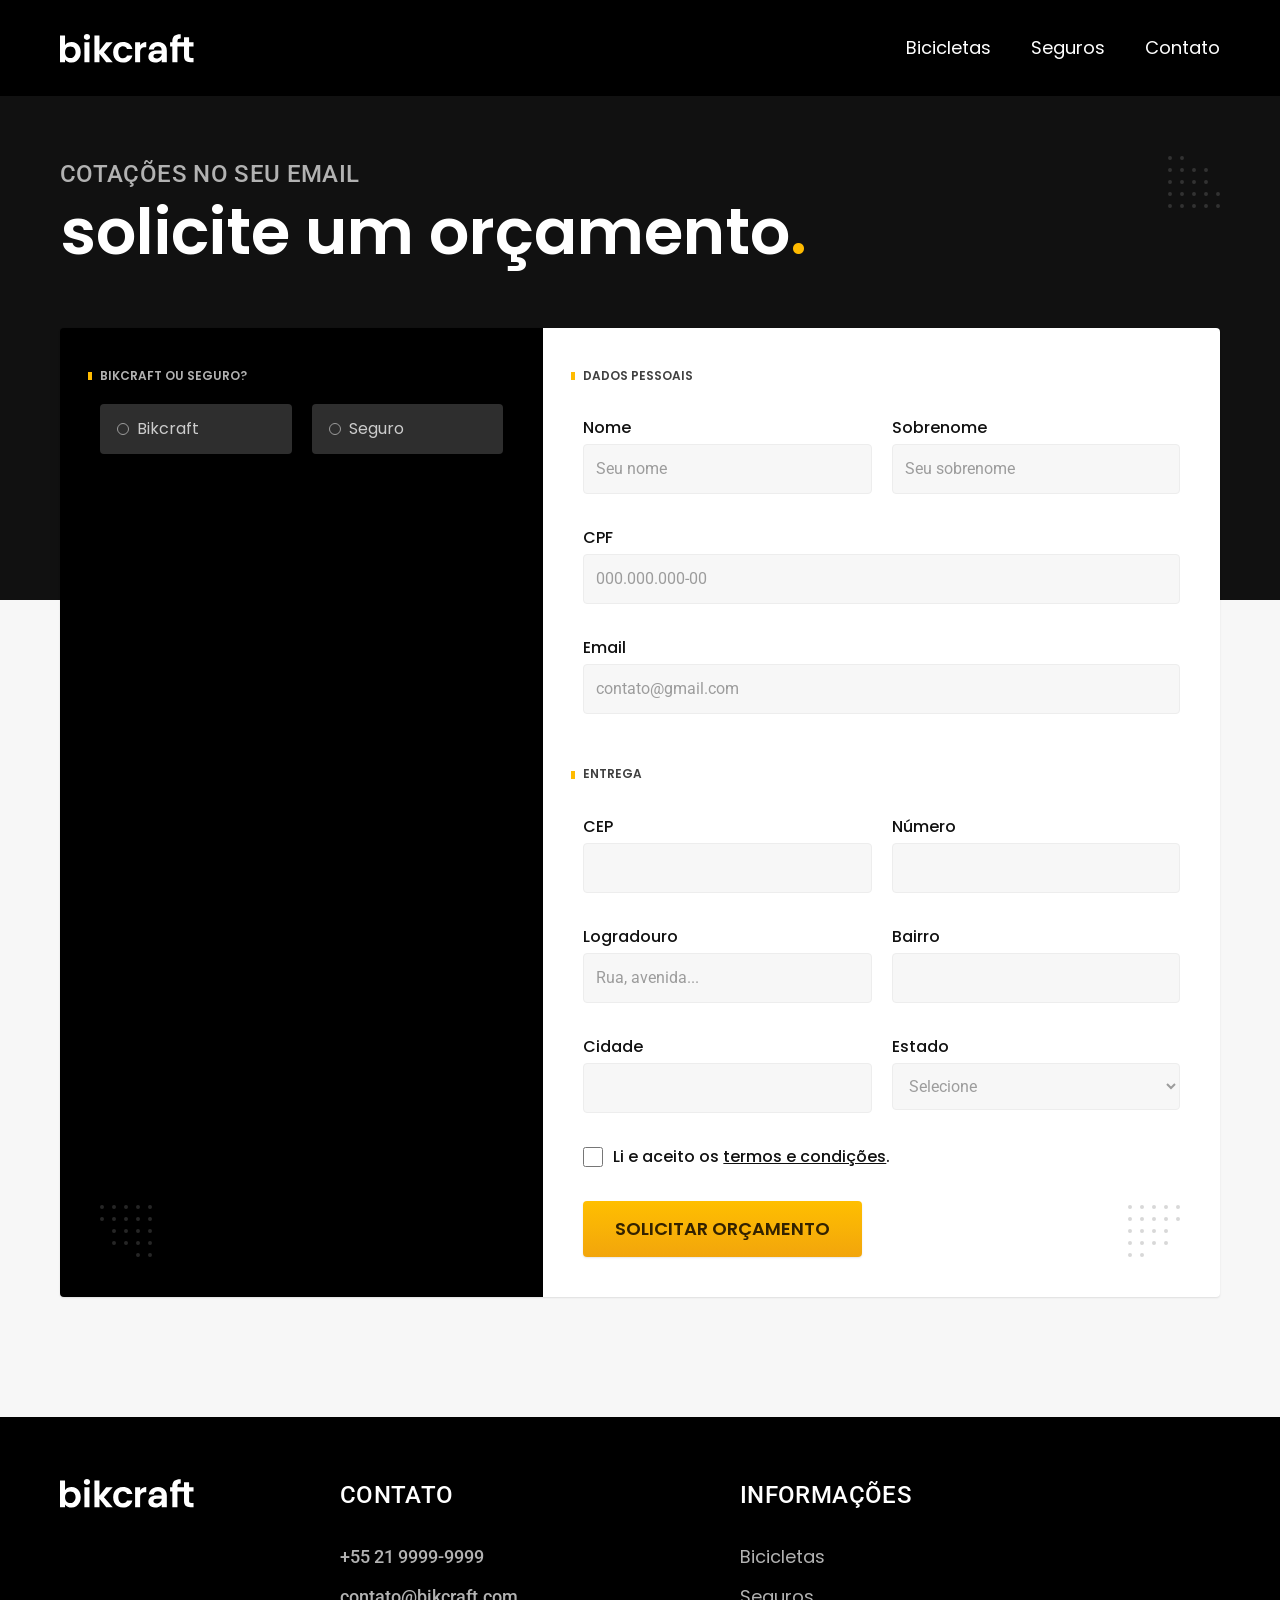
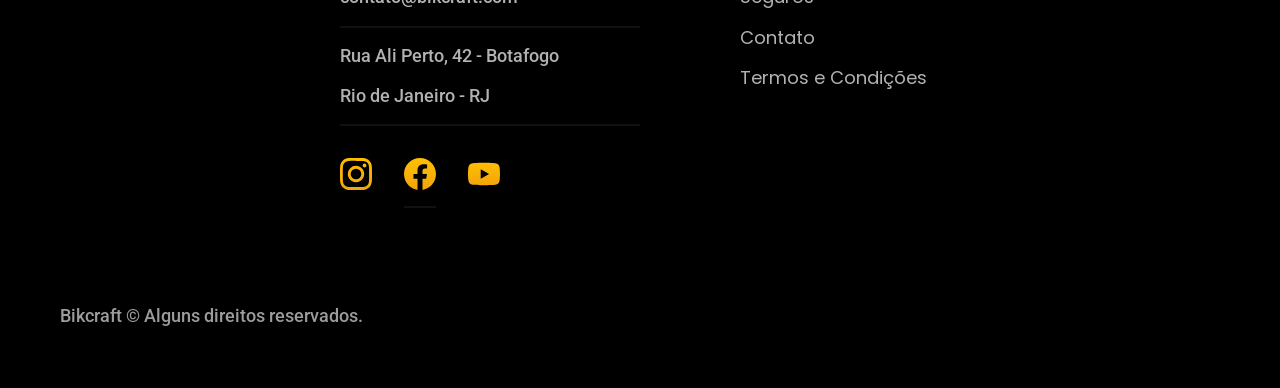
<file: orcamento.html>
<!DOCTYPE html>
<html lang="pt-br">
<head>
    <meta charset="UTF-8">
    <meta name="viewport" content="width=device-width, initial-scale=1.0">
    <meta name="description" content="Orçamento">
    <title>Orçamento | Bikcraft</title>
    <link rel="preload" href="./css/style.css" as="style">
    <link rel="stylesheet" href="./css/style.css">

    <link rel="preconnect" href="https://fonts.googleapis.com">
    <link rel="preconnect" href="https://fonts.gstatic.com" crossorigin>
    <link href="https://fonts.googleapis.com/css2?family=Merriweather:ital,opsz,wght@0,18..144,900;1,18..144,900&family=Poppins:wght@400;600&family=Roboto:wght@100..900&display=swap" rel="stylesheet">
</head>
<body id="orcamento">
    <header class="header-bg"> <!-- header-bg signifca header background -->
        <div class="header container">
            <a href="./index.html">
                <img src="./img/bikcraft.svg" alt="Bikcraft">
            </a>
            
            <nav aria-label="primaria">  <!-- Navegação primaria do site -->
                <ul class="header-menu font-1-m cor-0">
                    <li><a href="./bicicletas.html">Bicicletas</a></li>
                    <li><a href="./seguros.html">Seguros</a></li>
                    <li><a href="./contato.html">Contato</a></li>
                </ul>
            </nav>
        </div>
    </header>

    <main>
        <article class="titulo-bg">
            <div class="titulo container">
                <p class="font-2-l-b cor-5">Cotações no seu email</p>
                <h1 class="font-1-xxl cor-0">solicite um orçamento<span class="cor-p1">.</span></h1>
            </div>
            <!-- <div class="orcamento container">
                <section class="orcamento-informacoes">
                </section>

                <section aria-label="Formulário" class="orcamento-formulario">
                    <form class="form" action="./contato.html" method="post">
                        <h2 class="col-2 font-1-s cor-9">Dados pessoais</h2>
                        <div>
                            <label for="nome">Nome</label>
                            <input type="text" name="nome" id="nome" required placeholder="Seu nome">
                        </div>
                        <div>
                            <label for="sobrenome">Sobrenome</label>
                            <input type="text" name="sobrenome" id="sobrenome" required placeholder="Seu sobrenome">
                        </div>
                        <div class="col-2">
                            <label for="cpf">CPF</label>
                            <input type="number" name="cpf" id="cpf" required placeholder="000.000.000-00">
                        </div>
                        <div class="col-2">
                            <label for="email">Email</label>
                            <input type="email" name="email" id="email" required autocomplete="email" placeholder="contato@gmail.com">
                        </div>

                        <h2 class="col-2 font-1-s cor-9">Entrega</h2>
                        <div>
                            <label for="cep">CEP</label>
                            <input type="number" name="cep" id="cep" required>
                        </div>
                        <div>
                            <label for="numero">Número</label>
                            <input type="number" name="numero" id="numero" required>
                        </div>
                        <div>
                            <label for="logradouro">Logradouro</label>
                            <input type="text" name="logradouro" id="logradouro" required placeholder="Rua, avenida...">
                        </div>
                        <div>
                            <label for="bairro">Bairro</label>
                            <input type="text" name="bairoo" id="bairro" required>
                        </div>
                        <div>
                            <label for="cidade">Cidade</label>
                            <input type="text" name="cidade" id="cidade" required>
                        </div>
                        <div>
                            <label for="estado">Estado</label>
                            <select name="estado" id="estado" required>
                                <option value="" disabled selected>Selecione</option>
                                <option value="AC">Acre (AC)</option>
                                <option value="AL">Alagoas (AL)</option>
                                <option value="AP">Amapá (AP)</option>
                                <option value="AM">Amazonas (AM)</option>
                                <option value="BA">Bahia (BA)</option>
                                <option value="CE">Ceará (CE)</option>
                                <option value="DF">Distrito Federal (DF)</option>
                                <option value="ES">Espírito Santo (ES)</option>
                                <option value="GO">Goiás (GO)</option>
                                <option value="MA">Maranhão (MA)</option>
                                <option value="MT"> Mato Grosso (MT)</option>
                                <option value="MS">Mato Grosso do Sul (MS)</option>
                                <option value="MG">Minas Gerais (MG)</option>
                                <option value="PA">Pará (PA)</option>
                                <option value="PB">Paraíba (PB)</option>
                                <option value="PR">Paraná (PR)</option>
                                <option value="PE">Pernambuco (PE)</option>
                                <option value="PI">Piauí (PI)</option>
                                <option value="RJ">Rio de Janeiro (RJ)</option>
                                <option value="RN">Rio Grande do Norte (RN)</option>
                                <option value="RS">Rio Grande do Sul (RS)</option>
                                <option value="RO">Rondônia (RO)</option>
                                <option value="RR">Roraima (RR)</option>
                                <option value="SC">Santa Catarina (SC)</option>
                                <option value="SP">São Paulo (SP)</option>
                                <option value="SE">Sergipe (SE)</option>
                                <option value="TO">Tocantins (TO)</option>
                            </select>
                        </div>
                        
                        <div class="checkbox col-2">
                            <input type="checkbox" name="termos" id="termos" value="aceito">
                            <label for="termos">Li e aceito os <span>termos e condições</span>.</label>
                        </div>
                        <button class="botao col-2" type="submit">solicitar orçamento</button>
                    </form>
                </section>
            </div> -->
        </article>

        <form class="orcamento container" action="./">
            <div class="orcamento-produto">
                <h2 class="font-1-xs cor-5">Bikcraft ou Seguro?</h2>

                <input type="radio" name="tipo" value="bikcraft" id="bikcraft">
                <label for="bikcraft">Bikcraft</label>

                <input type="radio" name="tipo" value="seguro" id="seguro">
                <label for="seguro">Seguro</label>


                <div class="orcamento-conteudo" id="orcamento-bikcraft">
                    <h2 class="font-1-xs cor-5">Escolha a sua:</h2>

                    <input type="radio" name="produto" value="nimbus" id="nimbus">
                    <label for="nimbus">Nimbus Stark <span>R$ 4999</span></label>
                    <div class="orcamento-detalhes">
                        <ul class="font-1-xs cor-8">
                            <li><img src="./img/icones/eletrica.svg" alt="">Motor Elétrico</li>
                            <li><img src="./img/icones/carbono.svg" alt="">Fibra de Carbono</li>
                            <li><img src="./img/icones/velocidade.svg" alt="">50 km/h</li>
                            <li><img src="./img/icones/rastreador.svg" alt="">Rastreador</li>
                        </ul>
                        <div class="orcamento-imagem">
                            <img src="./img/bicicletas/nimbus.jpg" alt="Bicileta preta">
                        </div>
                    </div>

                    <input type="radio" name="produto" value="magic" id="magic">
                    <label for="magic">Magic Might <span>R$ 2499</span></label>
                    <div class="orcamento-detalhes">
                        <ul class="font-1-xs cor-8">
                            <li><img src="./img/icones/eletrica.svg" alt="">Motor Elétrico</li>
                            <li><img src="./img/icones/carbono.svg" alt="">Fibra de Carbono</li>
                            <li><img src="./img/icones/velocidade.svg" alt="">45 km/h</li>
                            <li><img src="./img/icones/rastreador.svg" alt="">Rastreador</li>
                        </ul>
                        <div class="orcamento-imagem">
                            <img src="./img/bicicletas/magic.jpg" alt="Bicicleta preta">
                        </div>
                    </div>

                    <input type="radio" name="produto" value="nebula" id="nebula">
                    <label for="nebula">Nebula Cosmic <span>R$ 3999</span></label>
                    <div class="orcamento-detalhes">
                        <ul class="font-1-xs cor-8">
                            <li><img src="./img/icones/eletrica.svg" alt="">Motor Elétrico</li>
                            <li><img src="./img/icones/carbono.svg" alt="">Fibra de Carbono</li>
                            <li><img src="./img/icones/velocidade.svg" alt="">40 km/h</li>
                            <li><img src="./img/icones/rastreador.svg" alt="">Rastreador</li>
                        </ul>
                        <div class="orcamento-imagem">
                            <img src="./img/bicicletas/nebula.jpg" alt="Bicileta branca">
                        </div>
                    </div>
                </div>

                <div class="orcamento-conteudo" id="orcamento-seguro">
                    <h2 class="font-1-xs cor-5">Escolha o plano:</h2>

                    <input type="radio" name="produto" value="prata" id="prata">
                    <label for="prata">Prata <span>R$ 199</span></label>

                    <input type="radio" name="produto" value="ouro" id="ouro">
                    <label for="ouro">Ouro <span>R$ 299</span></label>
                </div>
            </div>

            <div class="orcamento-dados form">
                <h2 class="col-2 font-1-xs cor-9">Dados pessoais</h2>
                <div>
                    <label for="nome">Nome</label>
                    <input type="text" name="nome" id="nome" required placeholder="Seu nome">
                </div>
                <div>
                    <label for="sobrenome">Sobrenome</label>
                    <input type="text" name="sobrenome" id="sobrenome" required placeholder="Seu sobrenome">
                </div>
                <div class="col-2">
                    <label for="cpf">CPF</label>
                    <input type="number" name="cpf" id="cpf" required placeholder="000.000.000-00">
                </div>
                <div class="col-2">
                    <label for="email">Email</label>
                    <input type="email" name="email" id="email" required autocomplete="email" placeholder="contato@gmail.com">
                </div>

                <h2 class="col-2 font-1-xs cor-9">Entrega</h2>
                <div>
                    <label for="cep">CEP</label>
                    <input type="number" name="cep" id="cep" required>
                </div>
                <div>
                    <label for="numero">Número</label>
                    <input type="number" name="numero" id="numero" required>
                </div>
                <div>
                    <label for="logradouro">Logradouro</label>
                    <input type="text" name="logradouro" id="logradouro" required placeholder="Rua, avenida...">
                </div>
                <div>
                    <label for="bairro">Bairro</label>
                    <input type="text" name="bairoo" id="bairro" required>
                </div>
                <div>
                    <label for="cidade">Cidade</label>
                    <input type="text" name="cidade" id="cidade" required>
                </div>
                <div>
                    <label for="estado">Estado</label>
                    <select name="estado" id="estado" required>
                        <option value="" disabled selected>Selecione</option>
                        <option value="AC">Acre (AC)</option>
                        <option value="AL">Alagoas (AL)</option>
                        <option value="AP">Amapá (AP)</option>
                        <option value="AM">Amazonas (AM)</option>
                        <option value="BA">Bahia (BA)</option>
                        <option value="CE">Ceará (CE)</option>
                        <option value="DF">Distrito Federal (DF)</option>
                        <option value="ES">Espírito Santo (ES)</option>
                        <option value="GO">Goiás (GO)</option>
                        <option value="MA">Maranhão (MA)</option>
                        <option value="MT"> Mato Grosso (MT)</option>
                        <option value="MS">Mato Grosso do Sul (MS)</option>
                        <option value="MG">Minas Gerais (MG)</option>
                        <option value="PA">Pará (PA)</option>
                        <option value="PB">Paraíba (PB)</option>
                        <option value="PR">Paraná (PR)</option>
                        <option value="PE">Pernambuco (PE)</option>
                        <option value="PI">Piauí (PI)</option>
                        <option value="RJ">Rio de Janeiro (RJ)</option>
                        <option value="RN">Rio Grande do Norte (RN)</option>
                        <option value="RS">Rio Grande do Sul (RS)</option>
                        <option value="RO">Rondônia (RO)</option>
                        <option value="RR">Roraima (RR)</option>
                        <option value="SC">Santa Catarina (SC)</option>
                        <option value="SP">São Paulo (SP)</option>
                        <option value="SE">Sergipe (SE)</option>
                        <option value="TO">Tocantins (TO)</option>
                    </select>
                </div>
                
                <div class="checkbox col-2">
                    <input type="checkbox" name="termos" id="termos" value="aceito">
                    <label for="termos">Li e aceito os <a href="./termos.html" target="_blank" rel="noopener noreferrer">termos e condições</a>.</label>
                </div>
                <button class="botao col-2" type="submit">solicitar orçamento</button>
            </div>
        </form>
    </main>


    <footer class="footer-bg">
        <div class="footer container">
            <img src="./img/bikcraft.svg" alt="Bikcraft">
            <div class="footer-contato">
                <h3 class="font-2-l-b cor-0">Contato</h3>
                <ul class="font-2-m cor-5">
                    <li><a href="tel:+552199999999">+55 21 9999-9999</a></li>
                    <li><a href="mailto:contato@bikcraft.com">contato@bikcraft.com</a></li>
                    <li>Rua Ali Perto, 42 - Botafogo</li>
                    <li>Rio de Janeiro - RJ</li>
                </ul>
                <ul class="footer-contato-redes">
                    <li>
                        <a href="https://www.instagram.com" target="_blank"><img src="./img/redes/instagram-p.svg" alt="Instagram"></a>
                    </li>
                    <li>
                        <a href="https://www.facebook.com" target="_blank"><img src="./img/redes/facebook-p.svg" alt="Facebook"></a>
                    </li>
                    <li>
                        <a href="https://www.youtube.com" target="_blank"><img src="./img/redes/youtube-p.svg" alt="YouTube"></a>
                    </li>
                </ul>
            </div>
            <div class="footer-informacoes">
                <h3 class="font-2-l-b cor-0">Informações</h3>
                <nav>
                    <ul class="font-1-m cor-5">
                        <li><a href="./bicicletas.html">Bicicletas</a></li>
                        <li><a href="./seguros.html">Seguros</a></li>
                        <li><a href="./contato.html">Contato</a></li>
                        <li><a href="./termos.html">Termos e Condições</a></li>
                    </ul>
                </nav>
            </div>
            <p class="footer-copy font-2-m cor-6">Bikcraft © Alguns direitos reservados.</p>
        </div>
    </footer>
</body>
</html>
</file>
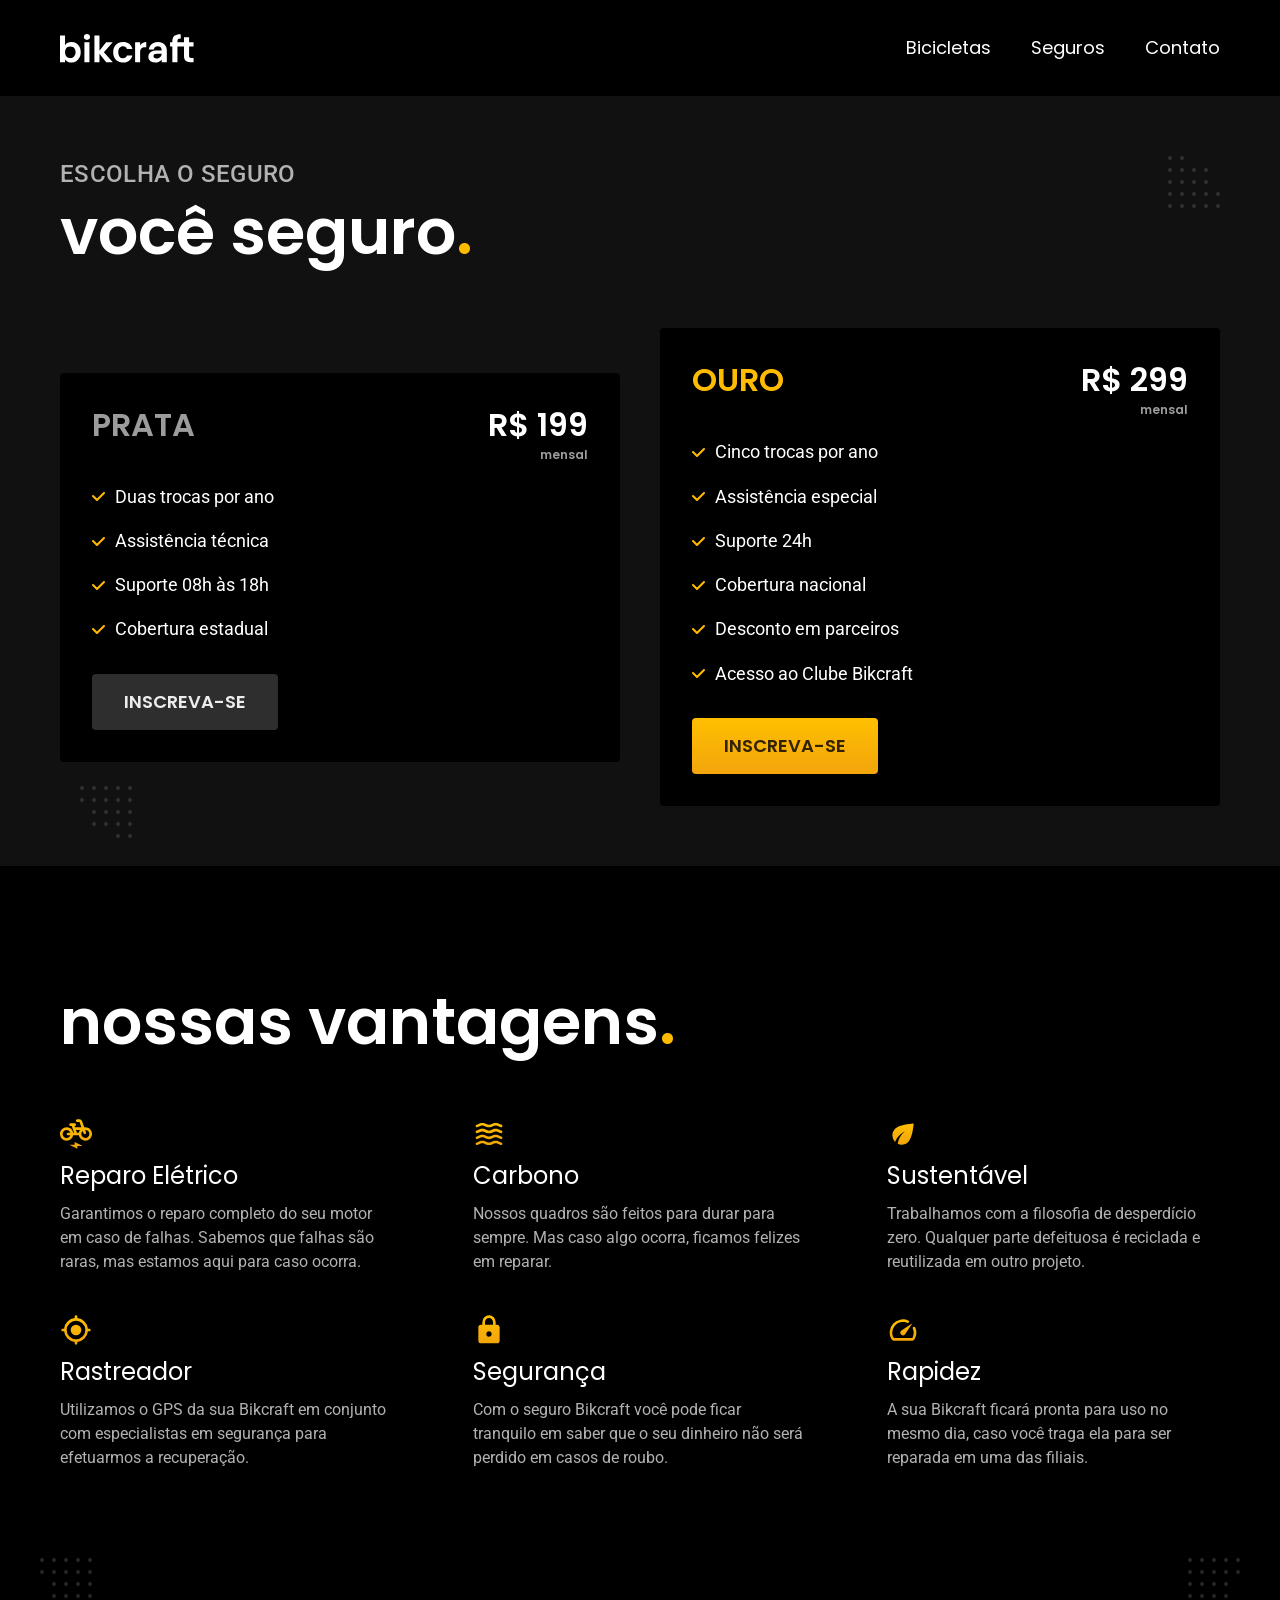
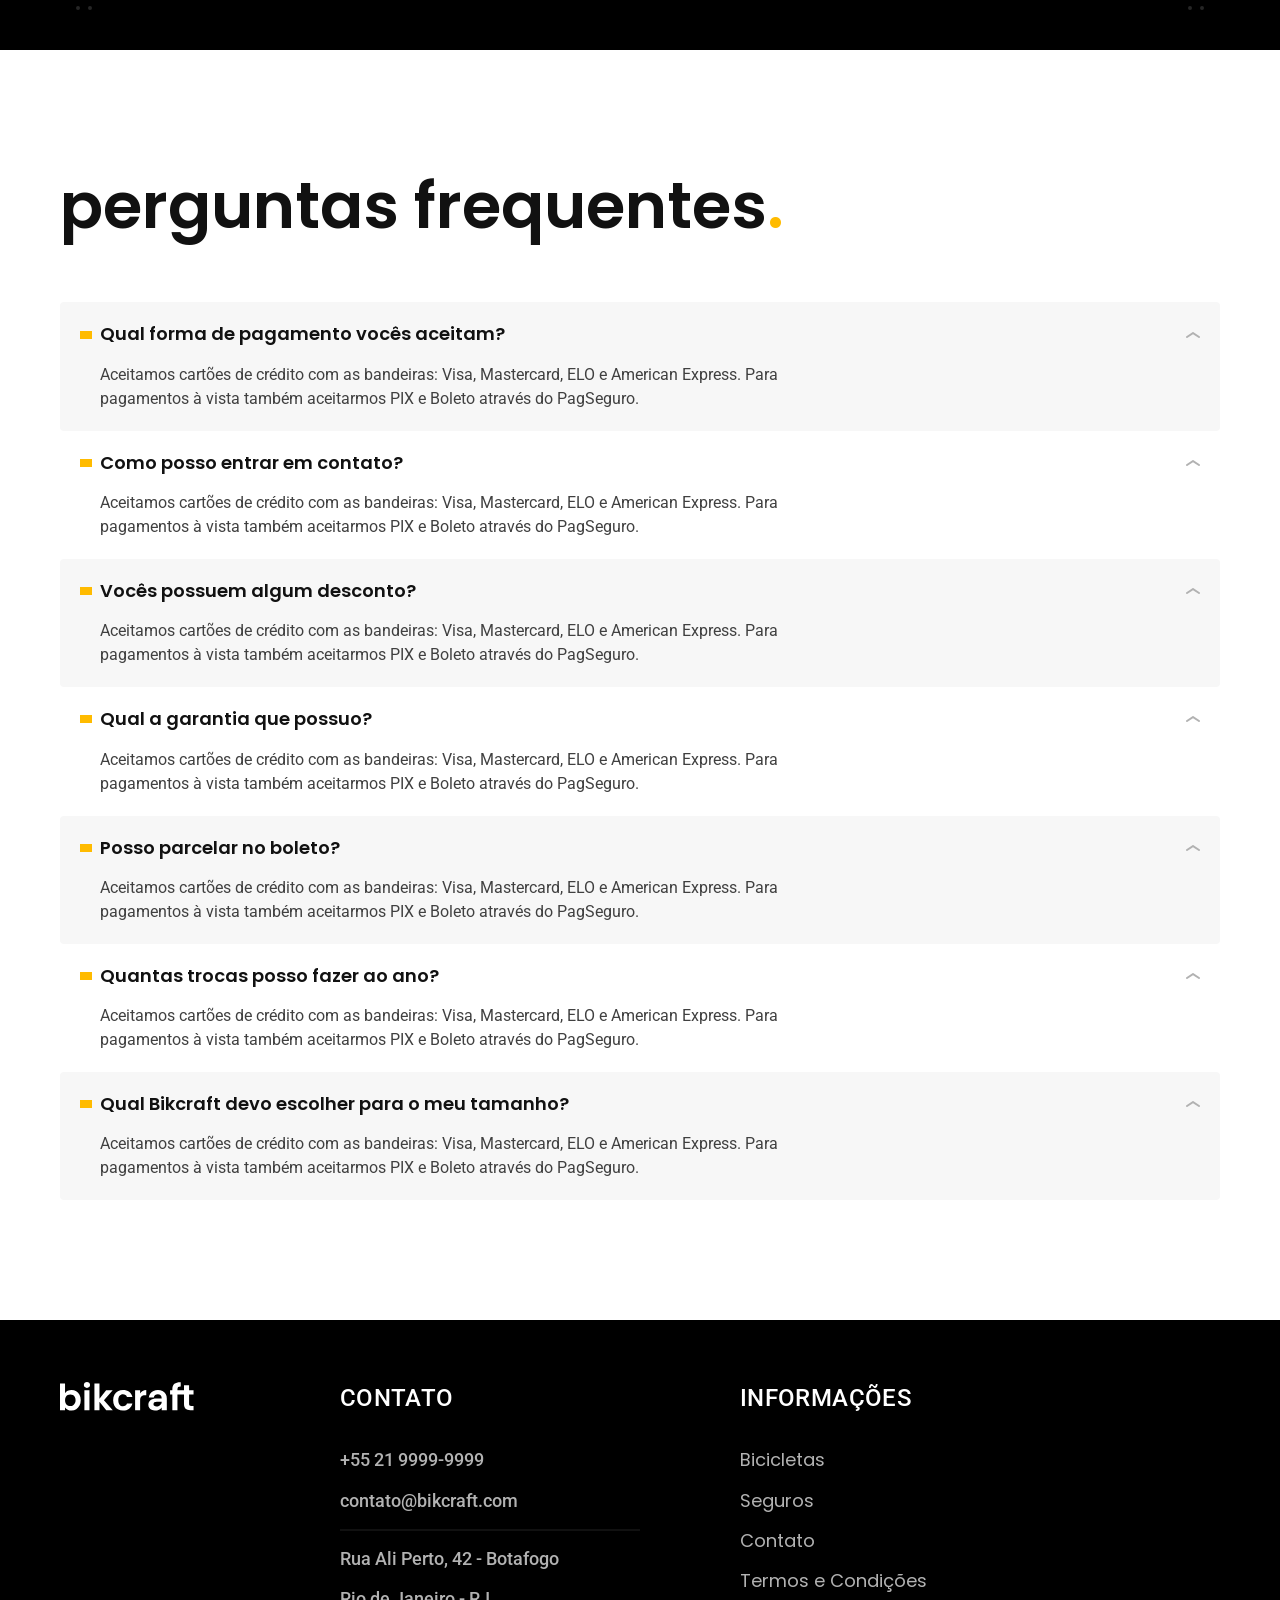
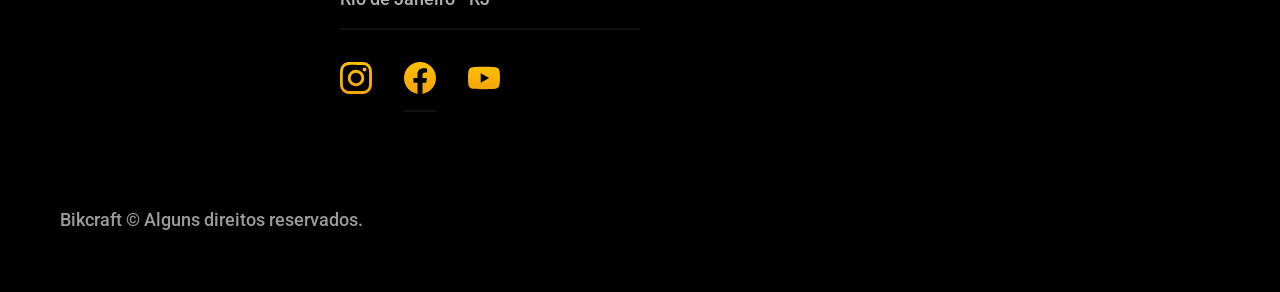
<file: seguros.html>
<!DOCTYPE html>
<html lang="pt-br">
<head>
    <meta charset="UTF-8">
    <meta name="viewport" content="width=device-width, initial-scale=1.0">
    <meta name="description" content="Seguros">
    <title>Seguros | Bikcraft</title>
    <link rel="preload" href="./css/style.css" as="style">
    <link rel="stylesheet" href="./css/style.css">

    <link rel="preconnect" href="https://fonts.googleapis.com">
    <link rel="preconnect" href="https://fonts.gstatic.com" crossorigin>
    <link href="https://fonts.googleapis.com/css2?family=Merriweather:ital,opsz,wght@0,18..144,900;1,18..144,900&family=Poppins:wght@400;600&family=Roboto:wght@100..900&display=swap" rel="stylesheet">
</head>
<body id="seguros">
    <header class="header-bg"> <!-- header-bg signifca header background -->
        <div class="header container">
            <a href="./index.html">
                <img src="./img/bikcraft.svg" alt="Bikcraft">
            </a>
            
            <nav aria-label="primaria">  <!-- Navegação primaria do site -->
                <ul class="header-menu font-1-m cor-0">
                    <li><a href="./bicicletas.html">Bicicletas</a></li>
                    <li><a href="./seguros.html">Seguros</a></li>
                    <li><a href="./contato.html">Contato</a></li>
                </ul>
            </nav>
        </div>
    </header>

    <main class="seguros-bg">
        <div class="titulo-bg">
            <div class="titulo container">
                <p class="font-2-l-b cor-5">Escolha o seguro</p>
                <h1 class="font-1-xxl cor-0">você seguro<span class="cor-p1">.</span></h1>
            </div>
        </div>
        <div class="seguros-conteudo container">
            <div class="seguros-item">
                <div class="seguros-item-detalhe">
                    <h3 class="font-1-xl cor-6">Prata</h3>
                    <ul class="font-2-m cor-0">
                        <li>Duas trocas por ano</li>
                        <li>Assistência técnica</li>
                        <li>Suporte 08h às 18h</li>
                        <li>Cobertura estadual</li>
                    </ul>
                </div>
                <div class="seguros-item-valor">
                    <p class="font-1-xl cor-0">R$ 199</p>
                    <span class="font-1-xs cor-6">mensal</span>
                </div>
                <a class="botao secundario" href="./orcamento.html">Inscreva-se</a>
            </div>

            <div class="seguros-item">
                <div class="seguros-item-detalhe">
                    <h3 class="font-1-xl cor-p1">Ouro</h3>
                    <ul class="font-2-m cor-0">
                        <li>Cinco trocas por ano</li>
                        <li>Assistência especial</li>
                        <li>Suporte 24h</li>
                        <li>Cobertura nacional</li>
                        <li>Desconto em parceiros</li>
                        <li>Acesso ao Clube Bikcraft</li>
                    </ul>
                </div>
                <div class="seguros-item-valor">
                    <p class="font-1-xl cor-0">R$ 299</p>
                    <span class="font-1-xs cor-6">mensal</span>
                </div>
                <a class="botao" href="#">Inscreva-se</a>
            </div>
        </div>
    </main>

    <article class="vantagens-bg">
        <div class="vantagens container">
            <h2 class="font-1-xxl cor-0">nossas vantagens<span class="cor-p1">.</span></h2>
            <ul class="font-2-s cor-5">
                <li>
                    <img src="./img/icones/eletrica.svg" alt="">
                    <h3 class="cor-0 font-1-l">Reparo Elétrico</h3>
                    <p>Garantimos o reparo completo do seu motor em caso de falhas. Sabemos que falhas são raras, mas estamos aqui para caso ocorra.</p>
                </li>
                <li>
                    <img src="./img/icones/carbono.svg" alt="">
                    <h3 class="cor-0 font-1-l">Carbono</h3>
                    <p>Nossos quadros são feitos para durar para sempre. Mas caso algo ocorra, ficamos felizes em reparar.</p>
                </li>
                <li>
                    <img src="./img/icones/sustentavel.svg" alt="">
                    <h3 class="cor-0 font-1-l">Sustentável</h3>
                    <p>Trabalhamos com a filosofia de desperdício zero. Qualquer parte defeituosa é reciclada e reutilizada em outro projeto.</p>
                </li>
                <li>
                    <img src="./img/icones/rastreador.svg" alt="">
                    <h3 class="cor-0 font-1-l">Rastreador</h3>
                    <p>Utilizamos o GPS da sua Bikcraft em conjunto com especialistas em segurança para efetuarmos a recuperação. </p>
                </li>
                <li>
                    <img src="./img/icones/seguro.svg" alt="">
                    <h3 class="cor-0 font-1-l">Segurança</h3>
                    <p>Com o seguro Bikcraft você pode ficar tranquilo em saber que o seu dinheiro não será perdido em casos de roubo.</p>
                </li>
                <li>
                    <img src="./img/icones/velocidade.svg" alt="">
                    <h3 class="cor-0 font-1-l">Rapidez</h3>
                    <p>A sua Bikcraft ficará pronta para uso no mesmo dia, caso você traga ela para ser reparada em uma das filiais.</p>
                </li>
            </ul>
        </div>
    </article>

    <article class="perguntas container">
        <h2 class="font-1-xxl">perguntas frequentes<span class="cor-p1">.</span></h2>
        <dl>
            <div>
                <dt class="font-1-m-b cor-11">Qual forma de pagamento vocês aceitam?</dt>
                <dd class="font-2-s cor-9">Aceitamos cartões de crédito com as bandeiras: Visa, Mastercard, ELO e American Express. Para pagamentos à vista também aceitarmos PIX e Boleto através do PagSeguro.</dd>
            </div>
            <div>
                <dt class="font-1-m-b cor-11">Como posso entrar em contato?</dt>
                <dd class="font-2-s cor-9">Aceitamos cartões de crédito com as bandeiras: Visa, Mastercard, ELO e American Express. Para pagamentos à vista também aceitarmos PIX e Boleto através do PagSeguro.</dd>
            </div>
            <div>
                <dt class="font-1-m-b cor-11">Vocês possuem algum desconto?</dt>
                <dd class="font-2-s cor-9">Aceitamos cartões de crédito com as bandeiras: Visa, Mastercard, ELO e American Express. Para pagamentos à vista também aceitarmos PIX e Boleto através do PagSeguro.</dd>
            </div>
            <div>
                <dt class="font-1-m-b cor-11">Qual a garantia que possuo?</dt>
                <dd class="font-2-s cor-9">Aceitamos cartões de crédito com as bandeiras: Visa, Mastercard, ELO e American Express. Para pagamentos à vista também aceitarmos PIX e Boleto através do PagSeguro.</dd>
            </div>
            <div>
                <dt class="font-1-m-b cor-11">Posso parcelar no boleto?</dt>
                <dd class="font-2-s cor-9">Aceitamos cartões de crédito com as bandeiras: Visa, Mastercard, ELO e American Express. Para pagamentos à vista também aceitarmos PIX e Boleto através do PagSeguro.</dd>
            </div>
            <div>
                <dt class="font-1-m-b cor-11">Quantas trocas posso fazer ao ano?</dt>
                <dd class="font-2-s cor-9">Aceitamos cartões de crédito com as bandeiras: Visa, Mastercard, ELO e American Express. Para pagamentos à vista também aceitarmos PIX e Boleto através do PagSeguro.</dd>
            </div>
            <div>
                <dt class="font-1-m-b cor-11">Qual Bikcraft devo escolher para o meu tamanho?</dt>
                <dd class="font-2-s cor-9">Aceitamos cartões de crédito com as bandeiras: Visa, Mastercard, ELO e American Express. Para pagamentos à vista também aceitarmos PIX e Boleto através do PagSeguro.</dd>
            </div>
        </dl>
    </article>
    
    <!-- <article class="perguntas container">
        <h2 class="font-1-xxl">perguntas frequentes<span class="cor-p1">.</span></h2>
        <ul class="perguntas-lista">
            <li>
                <details class="font-2-s cor-9">
                    <summary class="font-1-m-b cor-11">Qual forma de pagamento vocês aceitam?</summary>
                    <p>Aceitamos cartões de crédito com as bandeiras: Visa, Mastercard, ELO e American Express. Para pagamentos à vista também aceitarmos PIX e Boleto através do PagSeguro.</p>
                </details>
            </li>
            <li>
                <details class="font-2-s cor-9">
                    <summary class="font-1-m-b cor-11">Como posso entrar em contato?</summary>
                    <p>Aceitamos cartões de crédito com as bandeiras: Visa, Mastercard, ELO e American Express. Para pagamentos à vista também aceitarmos PIX e Boleto através do PagSeguro.</p>
                </details>
            </li>
            <li>
                <details class="font-2-s cor-9">
                    <summary class="font-1-m-b cor-11">Vocês possuem algum desconto?</summary>
                    <p>Aceitamos cartões de crédito com as bandeiras: Visa, Mastercard, ELO e American Express. Para pagamentos à vista também aceitarmos PIX e Boleto através do PagSeguro.</p>
            </details>
            </li>
            <li>
                <details class="font-2-s cor-9">
                    <summary class="font-1-m-b cor-11">Qual a garantia que possuo?</summary>
                    <p>Aceitamos cartões de crédito com as bandeiras: Visa, Mastercard, ELO e American Express. Para pagamentos à vista também aceitarmos PIX e Boleto através do PagSeguro.</p>
                </details>
            </li>
            <li>
                <details class="font-2-s cor-9">
                    <summary class="font-1-m-b cor-11">Posso parcelar no boleto?</summary>
                    <p>Aceitamos cartões de crédito com as bandeiras: Visa, Mastercard, ELO e American Express. Para pagamentos à vista também aceitarmos PIX e Boleto através do PagSeguro.</p>
                </details>
            </li>
            <li>
                <details class="font-2-s cor-9">
                    <summary class="font-1-m-b cor-11">Quantas trocas posso fazer ao ano?</summary>
                    <p>Aceitamos cartões de crédito com as bandeiras: Visa, Mastercard, ELO e American Express. Para pagamentos à vista também aceitarmos PIX e Boleto através do PagSeguro.</p>
                </details>
            </li>
            <li>
                <details class="font-2-s cor-9">
                    <summary class="font-1-m-b cor-11">Qual Bikcraft devo escolher para o meu tamanho?</summary>
                    <p>Aceitamos cartões de crédito com as bandeiras: Visa, Mastercard, ELO e American Express. Para pagamentos à vista também aceitarmos PIX e Boleto através do PagSeguro.</p>
                </details>
            </li>
        </ul>
    </article> -->
    
    <footer class="footer-bg">
        <div class="footer container">
            <img src="./img/bikcraft.svg" alt="Bikcraft">
            <div class="footer-contato">
                <h3 class="font-2-l-b cor-0">Contato</h3>
                <ul class="font-2-m cor-5">
                    <li><a href="tel:+552199999999">+55 21 9999-9999</a></li>
                    <li><a href="mailto:contato@bikcraft.com">contato@bikcraft.com</a></li>
                    <li>Rua Ali Perto, 42 - Botafogo</li>
                    <li>Rio de Janeiro - RJ</li>
                </ul>
                <ul class="footer-contato-redes">
                    <li>
                        <a href="https://www.instagram.com" target="_blank"><img src="./img/redes/instagram-p.svg" alt="Instagram"></a>
                    </li>
                    <li>
                        <a href="https://www.facebook.com" target="_blank"><img src="./img/redes/facebook-p.svg" alt="Facebook"></a>
                    </li>
                    <li>
                        <a href="https://www.youtube.com" target="_blank"><img src="./img/redes/youtube-p.svg" alt="YouTube"></a>
                    </li>
                </ul>
            </div>
            <div class="footer-informacoes">
                <h3 class="font-2-l-b cor-0">Informações</h3>
                <nav>
                    <ul class="font-1-m cor-5">
                        <li><a href="./bicicletas.html">Bicicletas</a></li>
                        <li><a href="./seguros.html">Seguros</a></li>
                        <li><a href="./contato.html">Contato</a></li>
                        <li><a href="./termos.html">Termos e Condições</a></li>
                    </ul>
                </nav>
            </div>
            <p class="footer-copy font-2-m cor-6">Bikcraft © Alguns direitos reservados.</p>
        </div>
    </footer>
</body>
</html>
</file>
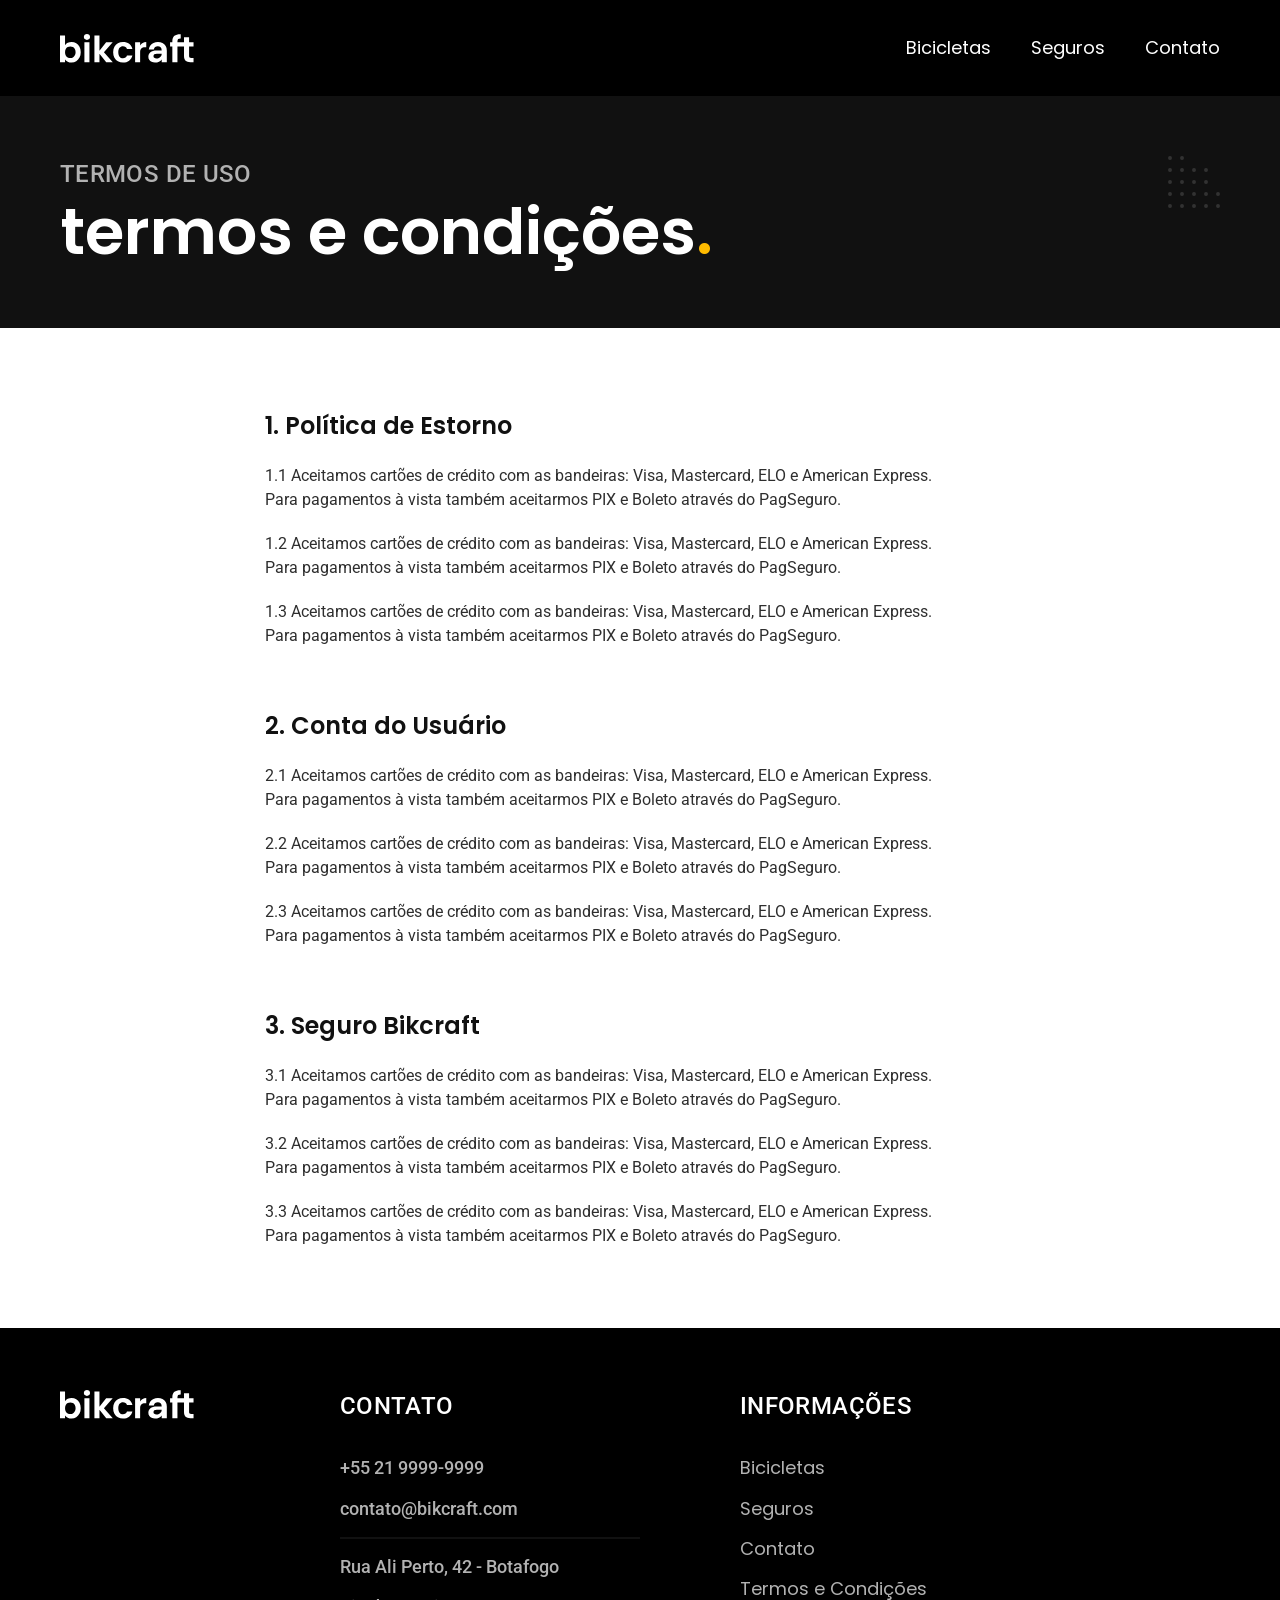
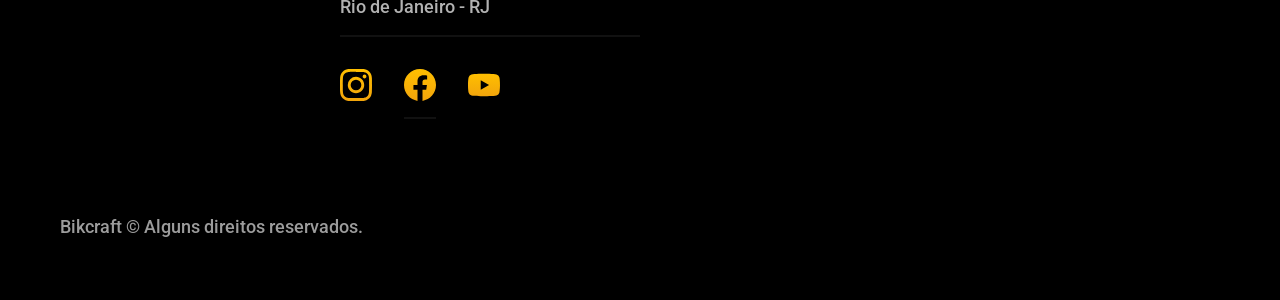
<file: termos.html>
<!DOCTYPE html>
<html lang="pt-br">
<head>
    <meta charset="UTF-8">
    <meta name="viewport" content="width=device-width, initial-scale=1.0">
    <meta name="description" content="Termos e condições">
    <title>Termos e Condições | Bikcraft</title>
    <link rel="preload" href="./css/style.css" as="style">
    <link rel="stylesheet" href="./css/style.css">

    <link rel="preconnect" href="https://fonts.googleapis.com">
    <link rel="preconnect" href="https://fonts.gstatic.com" crossorigin>
    <link href="https://fonts.googleapis.com/css2?family=Merriweather:ital,opsz,wght@0,18..144,900;1,18..144,900&family=Poppins:wght@400;600&family=Roboto:wght@100..900&display=swap" rel="stylesheet">
</head>
<body id="termos">
    <header class="header-bg"> <!-- header-bg signifca header background -->
        <div class="header container">
            <a href="./index.html">
                <img src="./img/bikcraft.svg" alt="Bikcraft">
            </a>
            
            <nav aria-label="primaria">  <!-- Navegação primaria do site -->
                <ul class="header-menu font-1-m cor-0">
                    <li><a href="./bicicletas.html">Bicicletas</a></li>
                    <li><a href="./seguros.html">Seguros</a></li>
                    <li><a href="./contato.html">Contato</a></li>
                </ul>
            </nav>
        </div>
    </header>

    <div class="titulo-bg">
        <div class="titulo container">
            <p class="font-2-l-b cor-5">termos de uso</p>
            <h1 class="font-1-xxl cor-0">termos e condições<span class="cor-p1">.</span></h1>
        </div>
    </div>
    <main class="container">
        <ol class="termos font-2-s cor-10">
            <li class="font-1-l cor-11">Política de Estorno</li>
            <ol>
                <li>Aceitamos cartões de crédito com as bandeiras: Visa, Mastercard, ELO e American Express. Para pagamentos à vista também aceitarmos PIX e Boleto através do PagSeguro.</li>
                <li>Aceitamos cartões de crédito com as bandeiras: Visa, Mastercard, ELO e American Express. Para pagamentos à vista também aceitarmos PIX e Boleto através do PagSeguro.</li>
                <li>Aceitamos cartões de crédito com as bandeiras: Visa, Mastercard, ELO e American Express. Para pagamentos à vista também aceitarmos PIX e Boleto através do PagSeguro.</li>
            </ol>
            <li class="font-1-l cor-11">Conta do Usuário</li>
            <ol>
                <li>Aceitamos cartões de crédito com as bandeiras: Visa, Mastercard, ELO e American Express. Para pagamentos à vista também aceitarmos PIX e Boleto através do PagSeguro.</li>
                <li>Aceitamos cartões de crédito com as bandeiras: Visa, Mastercard, ELO e American Express. Para pagamentos à vista também aceitarmos PIX e Boleto através do PagSeguro.</li>
                <li>Aceitamos cartões de crédito com as bandeiras: Visa, Mastercard, ELO e American Express. Para pagamentos à vista também aceitarmos PIX e Boleto através do PagSeguro.</li>
            </ol>
            <li class="font-1-l cor-11">Seguro Bikcraft</li>
            <ol>
                <li>Aceitamos cartões de crédito com as bandeiras: Visa, Mastercard, ELO e American Express. Para pagamentos à vista também aceitarmos PIX e Boleto através do PagSeguro.</li>
                <li>Aceitamos cartões de crédito com as bandeiras: Visa, Mastercard, ELO e American Express. Para pagamentos à vista também aceitarmos PIX e Boleto através do PagSeguro.</li>
                <li>Aceitamos cartões de crédito com as bandeiras: Visa, Mastercard, ELO e American Express. Para pagamentos à vista também aceitarmos PIX e Boleto através do PagSeguro.</li>
            </ol>
        </ol>
    </main>

    <footer class="footer-bg">
        <div class="footer container">
            <img src="./img/bikcraft.svg" alt="Bikcraft">
            <div class="footer-contato">
                <h3 class="font-2-l-b cor-0">Contato</h3>
                <ul class="font-2-m cor-5">
                    <li><a href="tel:+552199999999">+55 21 9999-9999</a></li>
                    <li><a href="mailto:contato@bikcraft.com">contato@bikcraft.com</a></li>
                    <li>Rua Ali Perto, 42 - Botafogo</li>
                    <li>Rio de Janeiro - RJ</li>
                </ul>
                <ul class="footer-contato-redes">
                    <li>
                        <a href="https://www.instagram.com" target="_blank"><img src="./img/redes/instagram-p.svg" alt="Instagram"></a>
                    </li>
                    <li>
                        <a href="https://www.facebook.com" target="_blank"><img src="./img/redes/facebook-p.svg" alt="Facebook"></a>
                    </li>
                    <li>
                        <a href="https://www.youtube.com" target="_blank"><img src="./img/redes/youtube-p.svg" alt="YouTube"></a>
                    </li>
                </ul>
            </div>
            <div class="footer-informacoes">
                <h3 class="font-2-l-b cor-0">Informações</h3>
                <nav>
                    <ul class="font-1-m cor-5">
                        <li><a href="./bicicletas.html">Bicicletas</a></li>
                        <li><a href="./seguros.html">Seguros</a></li>
                        <li><a href="./contato.html">Contato</a></li>
                        <li><a href="./termos.html">Termos e Condições</a></li>
                    </ul>
                </nav>
            </div>
            <p class="footer-copy font-2-m cor-6">Bikcraft © Alguns direitos reservados.</p>
        </div>
    </footer>
</body>
</html>
</file>
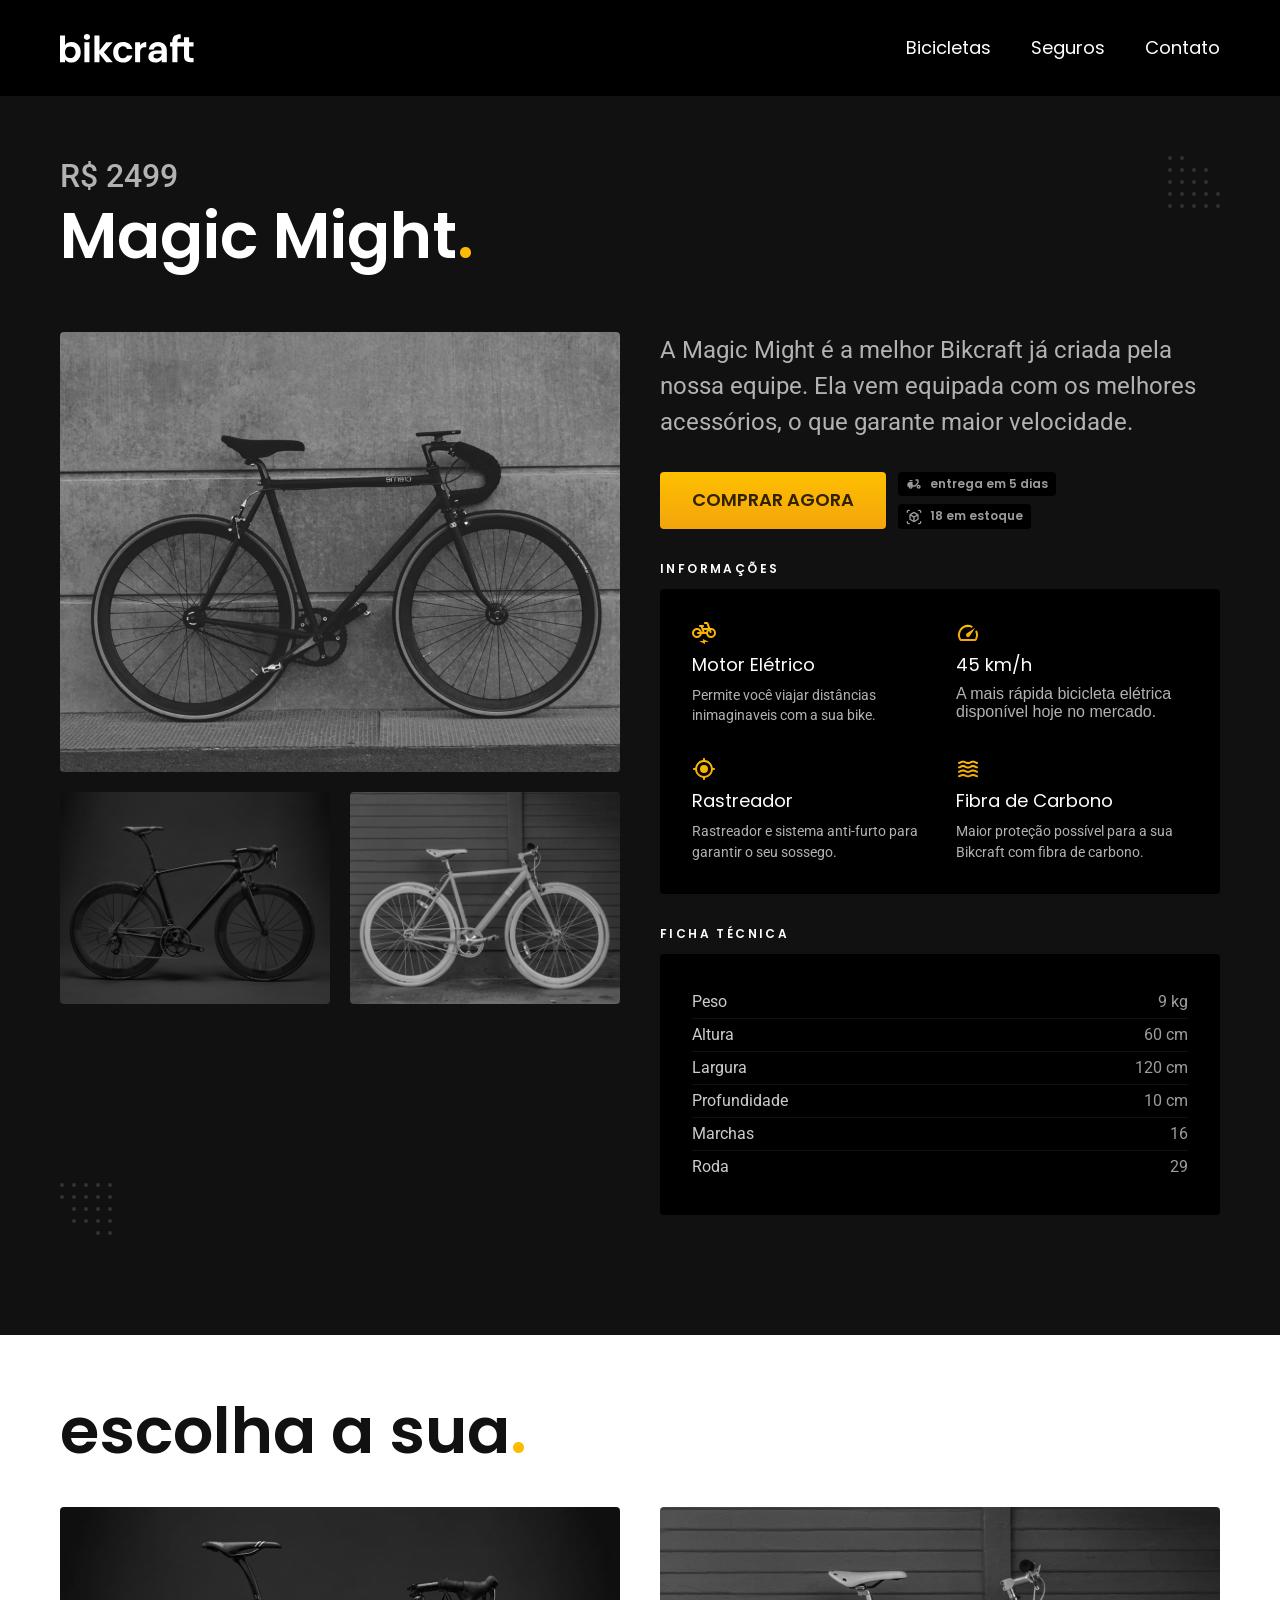
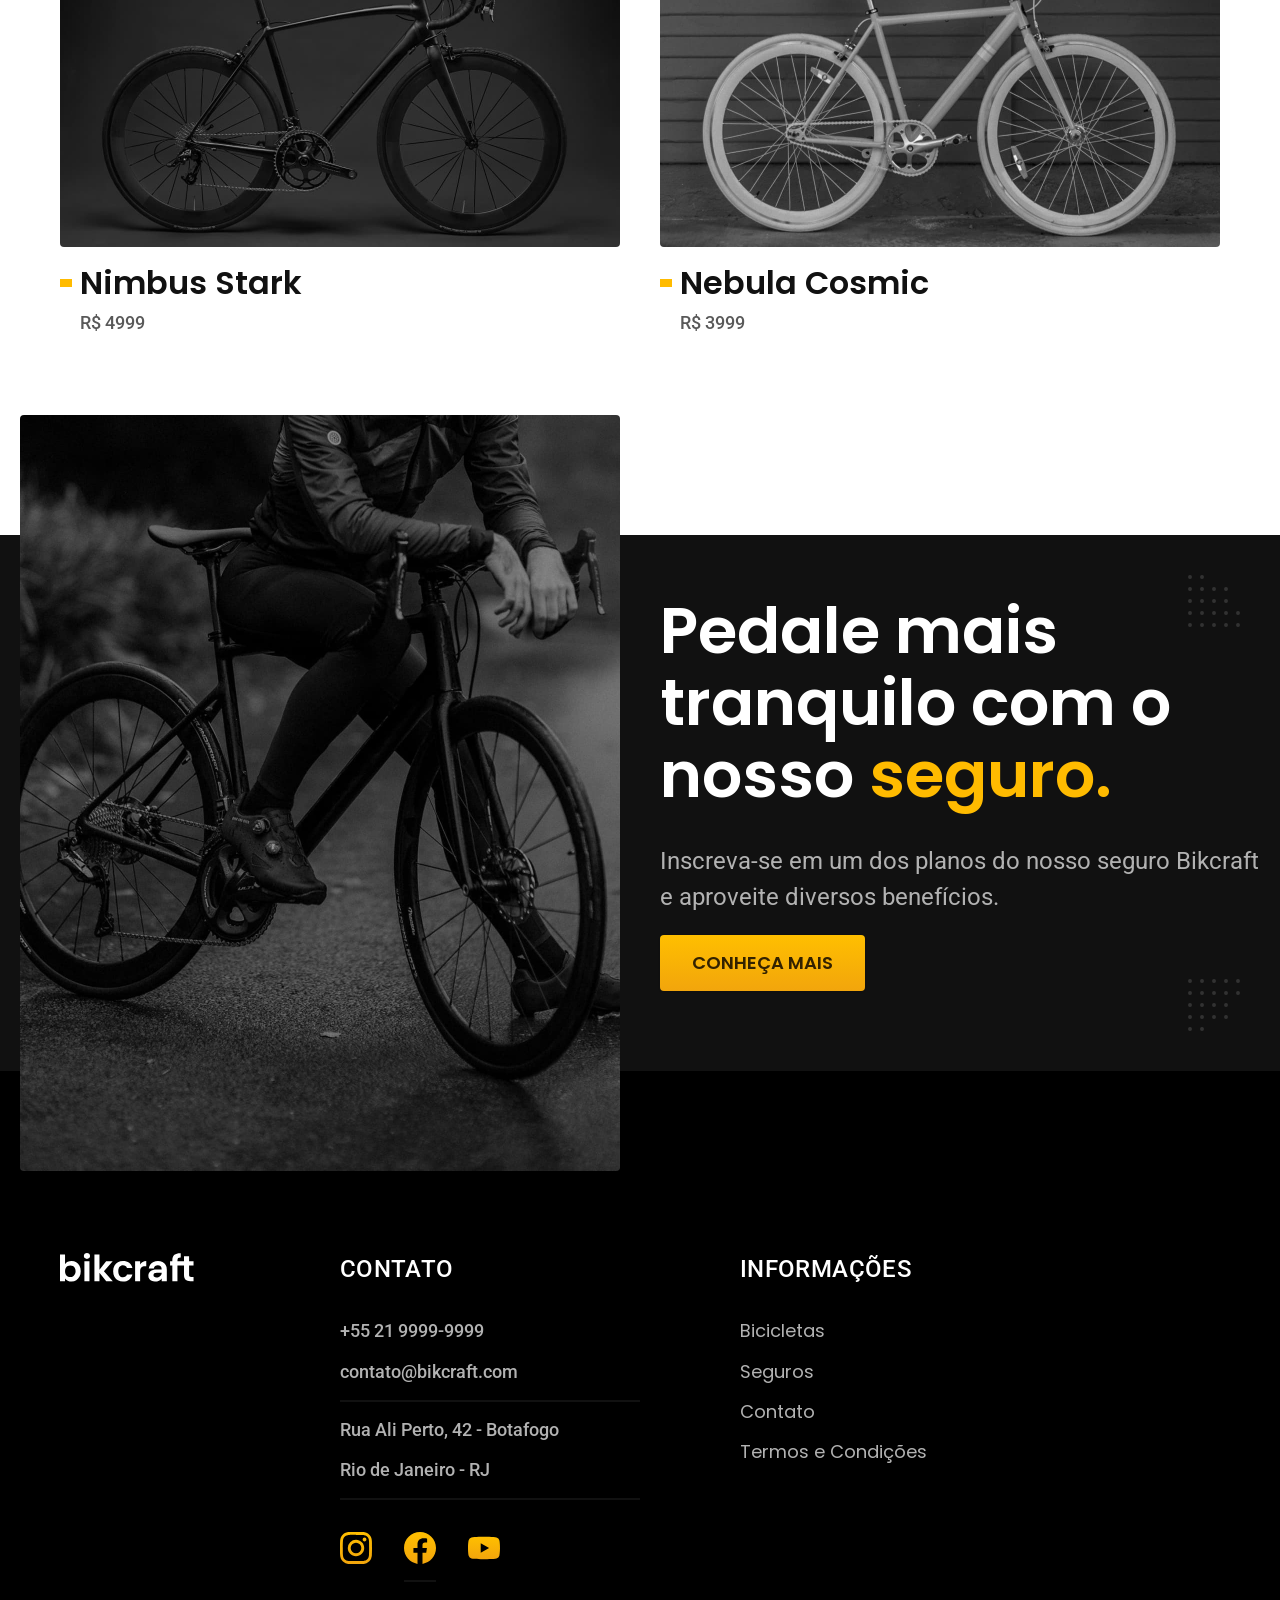
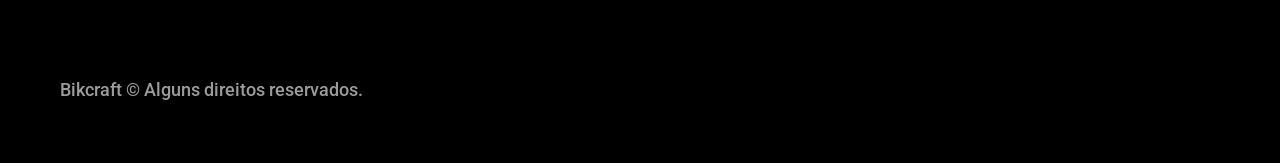
<file: bicicletas/magic.html>
<!DOCTYPE html>
<html lang="pt-br">
<head>
    <meta charset="UTF-8">
    <meta name="viewport" content="width=device-width, initial-scale=1.0">
    <meta name="description" content="Magic Might">
    <title>Magic Might | Bikcraft</title>
    <link rel="preload" href="../css/style.css" as="style">
    <link rel="stylesheet" href="../css/style.css">

    <link rel="preconnect" href="https://fonts.googleapis.com">
    <link rel="preconnect" href="https://fonts.gstatic.com" crossorigin>
    <link href="https://fonts.googleapis.com/css2?family=Merriweather:ital,opsz,wght@0,18..144,900;1,18..144,900&family=Poppins:wght@400;600&family=Roboto:wght@100..900&display=swap" rel="stylesheet">
</head>
<body id="bicicleta">
    <header class="header-bg"> <!-- header-bg signifca header background -->
        <div class="header container">
            <a href="../index.html">
                <img src="../img/bikcraft.svg" alt="Bikcraft">
            </a>
            
            <nav aria-label="primaria">  <!-- Navegação primaria do site -->
                <ul class="header-menu font-1-m cor-0">
                    <li><a href="../bicicletas.html">Bicicletas</a></li>
                    <li><a href="../seguros.html">Seguros</a></li>
                    <li><a href="../contato.html">Contato</a></li>
                </ul>
            </nav>
        </div>
    </header>

    <main>
        <article class="titulo-bg">
            <div class="titulo container">
                <p class="font-2-xl cor-5">R$ 2499</p>
                <h1 class="font-1-xxl cor-0">Magic Might<span class="cor-p1">.</span></h1>
            </div>
            <div class="bicicletas container">
                <div class="bicicletas-imagens">
                    <img src="../img/bicicleta/nimbus2.jpg" alt="">
                    <img src="../img/bicicleta/nimbus1.jpg" alt="">
                    <img src="../img/bicicleta/nimbus3.jpg" alt="">
                </div>
                <div class="bicicletas-conteudo">
                    <p class="cor-5 font-2-l">A Magic Might é a melhor Bikcraft já criada pela nossa equipe. Ela vem equipada com os melhores acessórios, o que garante maior velocidade.</p>
                    <div class="bicicletas-comprar">
                        <a class="botao" href="../orcamento.html">comprar agora</a>
                        <span class="cor-6 font-1-xs"><img src="../img/icones/entrega.svg" alt="">entrega em 5 dias</span>
                        <span class="cor-6 font-1-xs"><img src="../img/icones/estoque.svg" alt="">18 em estoque</span>
                    </div>
                    <div class="bicicletas-informacoes">
                        <h2 class="cor-0 font-1-xs">Informações</h2>
                        <ul class="bicicletas-informacoes-conteudo">
                            <li>
                                <img src="../img/icones/eletrica.svg" alt="">
                                <h3 class="cor-0 font-1-m">Motor Elétrico</h3>
                                <p class="cor-5 font-2-xs">Permite você viajar distâncias inimaginaveis com a sua bike.</p>
                            </li>
                            <li>
                                <img src="../img/icones/velocidade.svg" alt="">
                                <h3 class="cor-0 font-1-m">45 km/h</h3>
                                <p class="cor-5 ffont-2-xs">A mais rápida bicicleta elétrica disponível hoje no mercado.</p>
                            </li>
                            <li>
                                <img src="../img/icones/rastreador.svg" alt="">
                                <h3 class="cor-0 font-1-m">Rastreador</h3>
                                <p class="cor-5 font-2-xs">Rastreador e sistema anti-furto para garantir o seu sossego.</p>
                            </li>
                            <li>
                                <img src="../img/icones/carbono.svg" alt="">
                                <h3 class="cor-0 font-1-m">Fibra de Carbono</h3>
                                <p class="cor-5 font-2-xs">Maior proteção possível para a sua Bikcraft com fibra de carbono.</p>
                            </li>
                        </ul>
                    </div>
                    <div class="bicicletas-ficha cor-0 font-2-s">
                        <h2 class="cor-0 font-1-xs">Ficha técnica</h2>
                        <ul class="bicicletas-ficha-conteudo">
                            <li>
                                <p class="cor-4">Peso</p>
                                <span class="cor-6">9 kg</span>
                            </li>
                            <li>
                                <p class="cor-4">Altura</p>
                                <span class="cor-6">60 cm</span>
                            </li>
                            <li>
                                <p class="cor-4">Largura</p>
                                <span class="cor-6">120 cm</span>
                            </li>
                            <li>
                                <p class="cor-4">Profundidade</p>
                                <span class="cor-6">10 cm</span>
                            </li>
                            <li>
                                <p class="cor-4">Marchas</p>
                                <span class="cor-6">16</span>
                            </li>
                            <li>
                                <p class="cor-4">Roda</p>
                                <span class="cor-6">29</span>
                            </li>
                        </ul>
                    </div>
                </div>
            </div>
        </article>

        <article class="bicicletas-lista container">
            <h2 class="font-1-xxl">escolha a sua<span class="cor-p1">.</span></h2>
            <ul>
                <li>
                    <a href="../bicicletas/nimbus.html">
                        <img src="../img/bicicletas/nimbus.jpg" alt="Bicileta preta">
                        <h3 class="font-1-xl">Nimbus Stark</h3>
                        <span class="font-2-m cor-8">R$ 4999</span>
                    </a>
                </li>
                <li>
                    <a href="../bicicletas/nebula.html">
                        <img src="../img/bicicletas/nebula.jpg" alt="Bicileta preta">
                        <h3 class="font-1-xl">Nebula Cosmic</h3>
                        <span class="font-2-m cor-8">R$ 3999</span>
                    </a>
                </li>
            </ul>
        </article>

        <article class="seguros-interno-bg">
            <div class="seguro">
                <div class="seguros-imagem">
                    <img src="../img/fotos/seguros.jpg" alt="Pessoa parada em cima de uma bicicleta.">
                </div>
                <div class="seguros-conteudo-interno">
                    <h2 class="font-1-xxl cor-0">Pedale mais tranquilo com o nosso <span class="cor-p1">seguro.</span></h2>
                    <p class="cor-5 font-2-l">Inscreva-se em um dos planos do nosso seguro Bikcraft e aproveite diversos benefícios.</p>
                    <a class="botao" href="../seguros.html">conheça mais</a>
                </div>
            </div>
        </article>
    </main>

    
    <footer class="footer-bg">
        <div class="footer container">
            <img src="../img/bikcraft.svg" alt="Bikcraft">
            <div class="footer-contato">
                <h3 class="font-2-l-b cor-0">Contato</h3>
                <ul class="font-2-m cor-5">
                    <li><a href="tel:+552199999999">+55 21 9999-9999</a></li>
                    <li><a href="mailto:contato@bikcraft.com">contato@bikcraft.com</a></li>
                    <li>Rua Ali Perto, 42 - Botafogo</li>
                    <li>Rio de Janeiro - RJ</li>
                </ul>
                <ul class="footer-contato-redes">
                    <li>
                        <a href="https://www.instagram.com" target="_blank"><img src="../img/redes/instagram-p.svg" alt="Instagram"></a>
                    </li>
                    <li>
                        <a href="https://www.facebook.com" target="_blank"><img src="../img/redes/facebook-p.svg" alt="Facebook"></a>
                    </li>
                    <li>
                        <a href="https://www.youtube.com" target="_blank"><img src="../img/redes/youtube-p.svg" alt="YouTube"></a>
                    </li>
                </ul>
            </div>
            <div class="footer-informacoes">
                <h3 class="font-2-l-b cor-0">Informações</h3>
                <nav>
                    <ul class="font-1-m cor-5">
                        <li><a href="../bicicletas.html">Bicicletas</a></li>
                        <li><a href="../seguros.html">Seguros</a></li>
                        <li><a href="../contato.html">Contato</a></li>
                        <li><a href="../termos.html">Termos e Condições</a></li>
                    </ul>
                </nav>
            </div>
            <p class="footer-copy font-2-m cor-6">Bikcraft © Alguns direitos reservados.</p>
        </div>
    </footer>
</body>
</html>
</file>
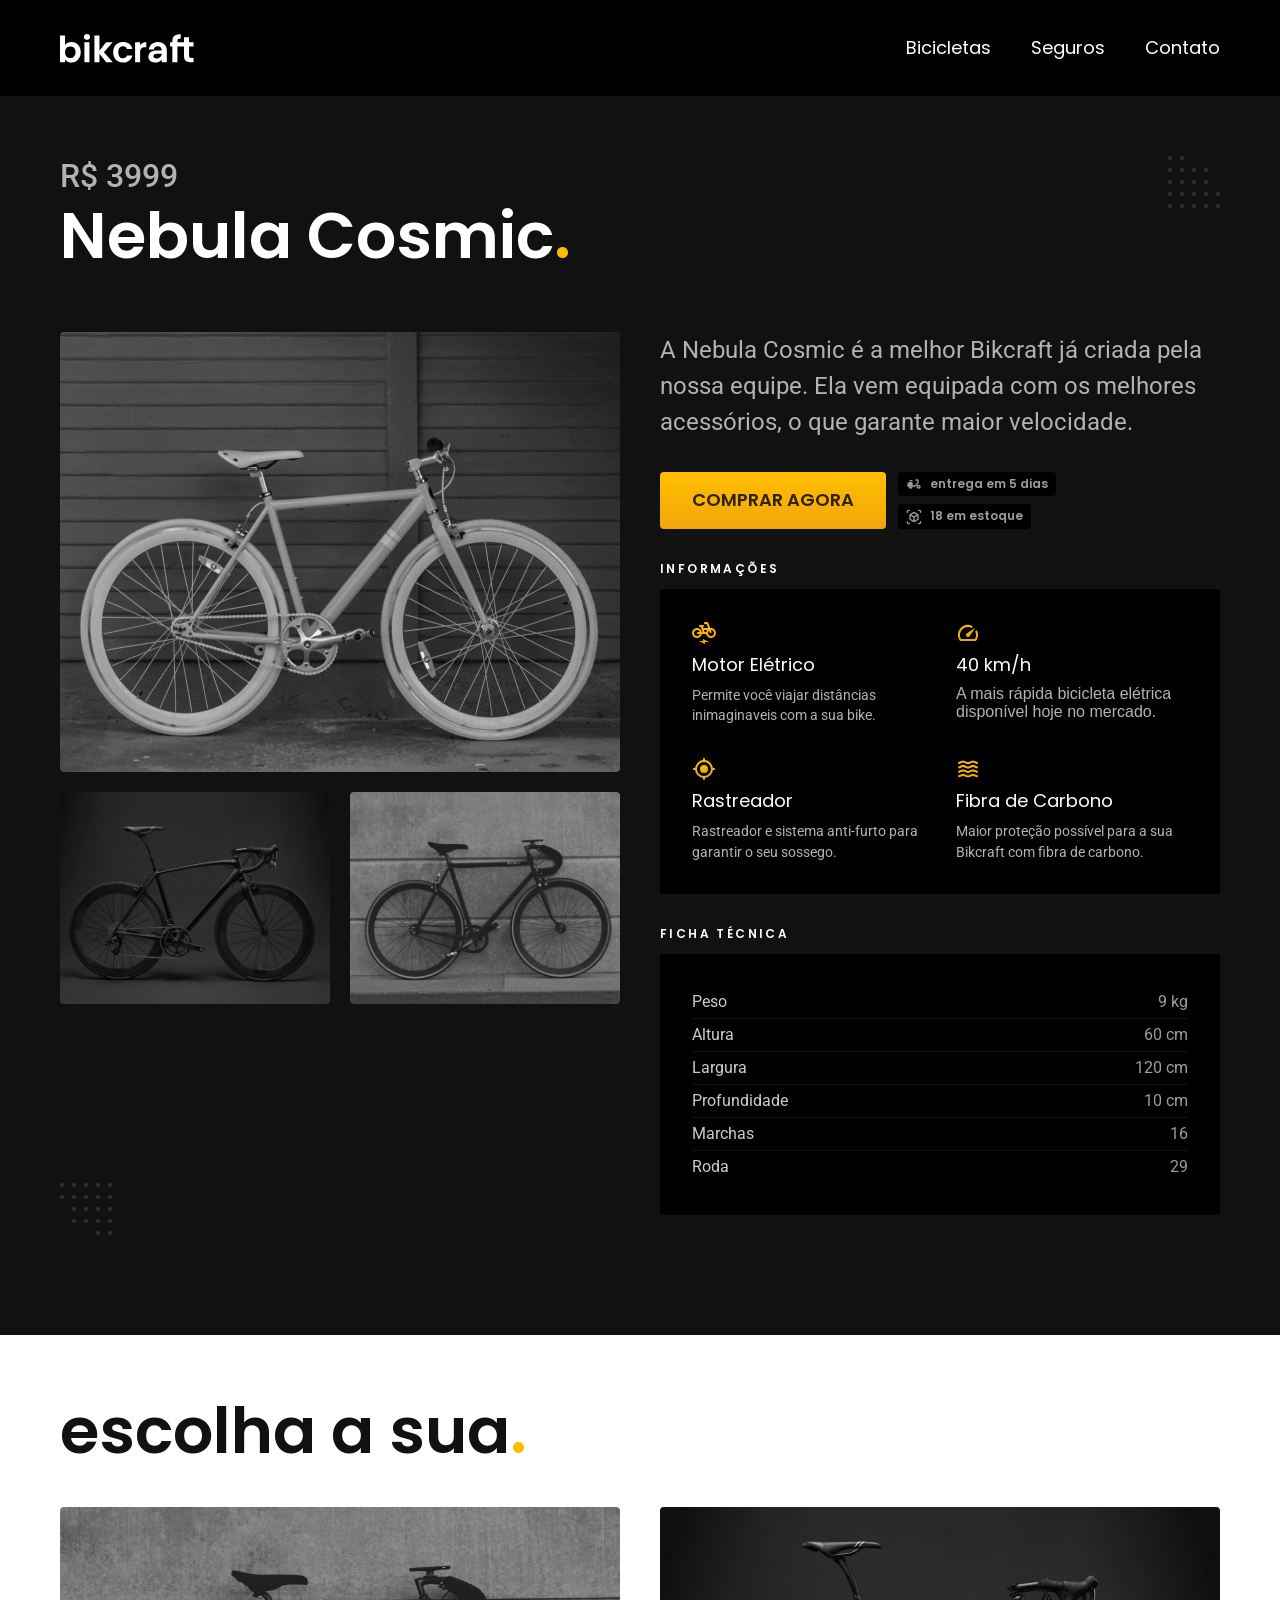
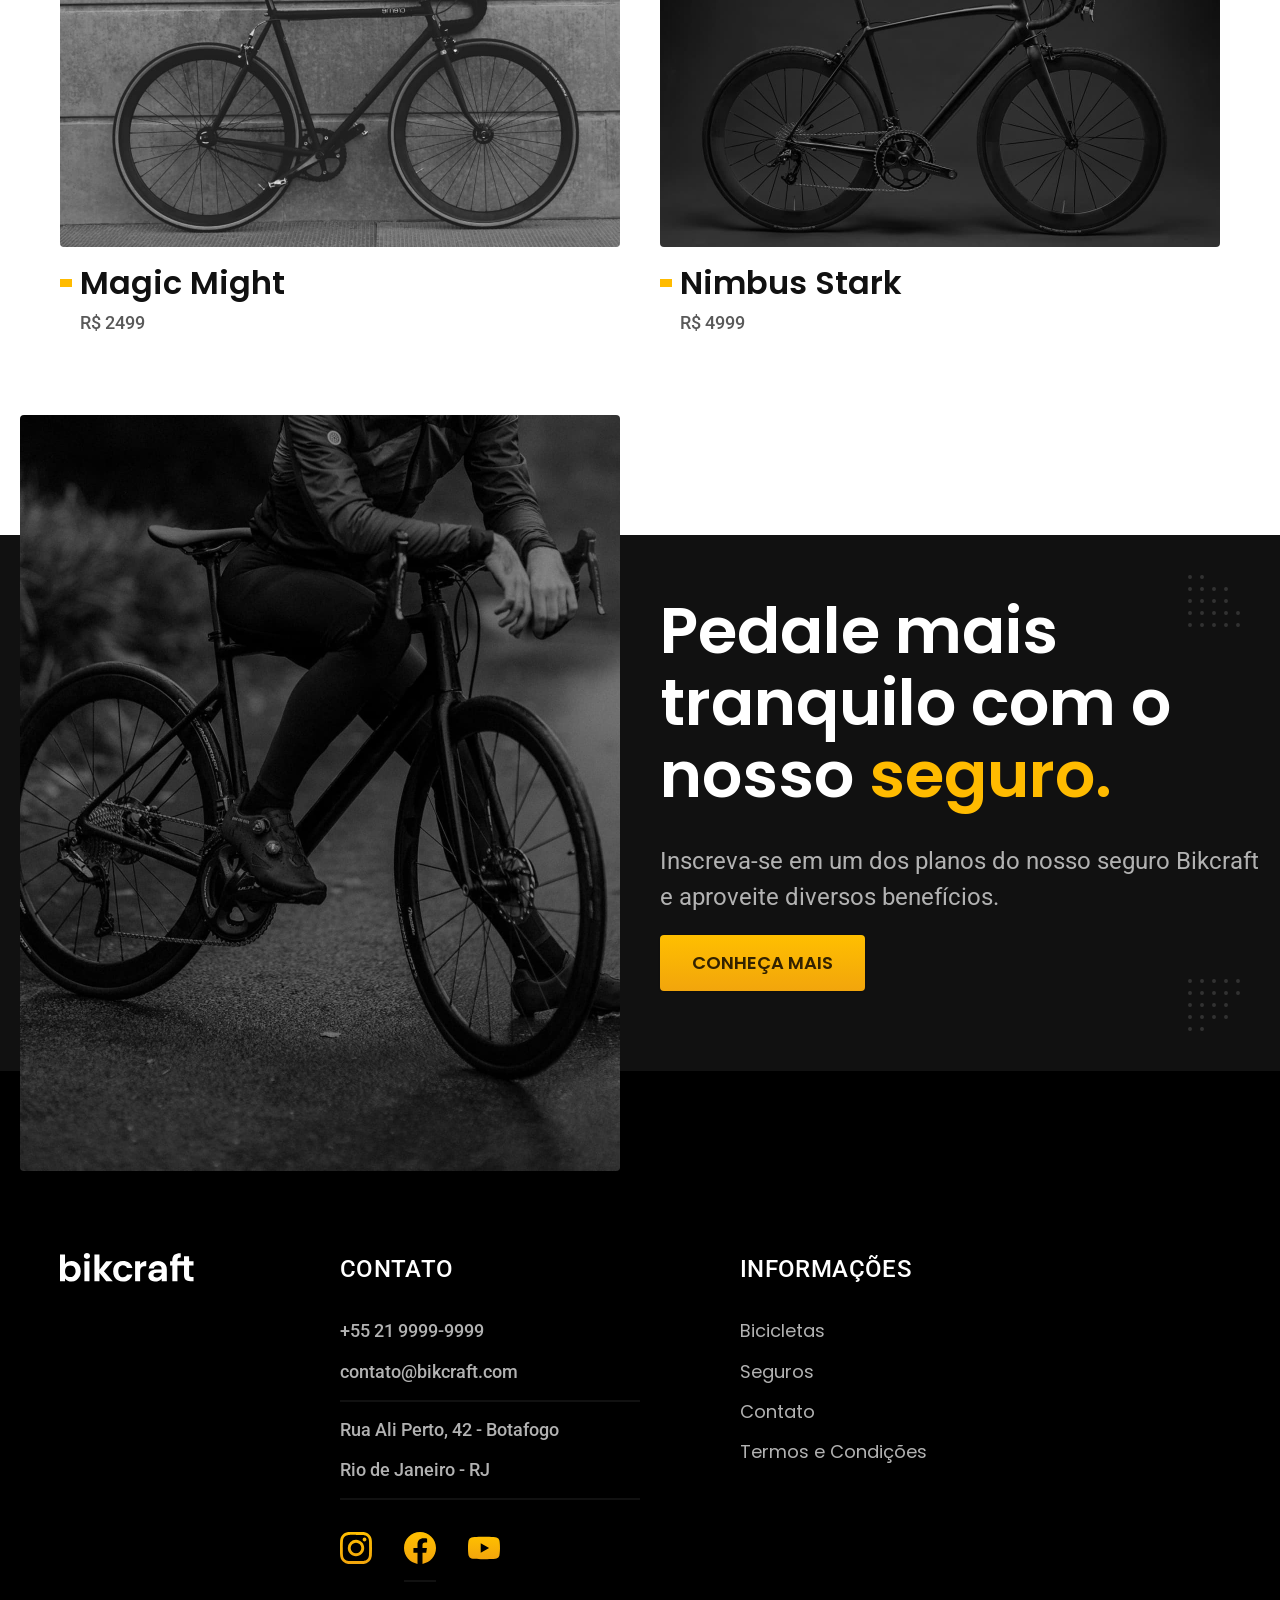
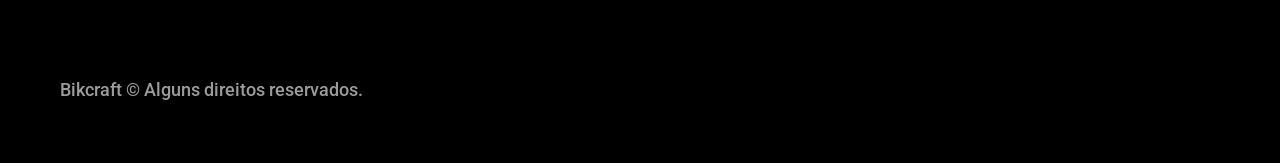
<file: bicicletas/nebula.html>
<!DOCTYPE html>
<html lang="pt-br">
<head>
    <meta charset="UTF-8">
    <meta name="viewport" content="width=device-width, initial-scale=1.0">
    <meta name="description" content="Nebula Cosmic">
    <title>Nebula Cosmic| Bikcraft</title>
    <link rel="preload" href="../css/style.css" as="style">
    <link rel="stylesheet" href="../css/style.css">

    <link rel="preconnect" href="https://fonts.googleapis.com">
    <link rel="preconnect" href="https://fonts.gstatic.com" crossorigin>
    <link href="https://fonts.googleapis.com/css2?family=Merriweather:ital,opsz,wght@0,18..144,900;1,18..144,900&family=Poppins:wght@400;600&family=Roboto:wght@100..900&display=swap" rel="stylesheet">
</head>
<body id="bicicleta">
    <header class="header-bg"> <!-- header-bg signifca header background -->
        <div class="header container">
            <a href="../index.html">
                <img src="../img/bikcraft.svg" alt="Bikcraft">
            </a>
            
            <nav aria-label="primaria">  <!-- Navegação primaria do site -->
                <ul class="header-menu font-1-m cor-0">
                    <li><a href="../bicicletas.html">Bicicletas</a></li>
                    <li><a href="../seguros.html">Seguros</a></li>
                    <li><a href="../contato.html">Contato</a></li>
                </ul>
            </nav>
        </div>
    </header>

    <main>
        <article class="titulo-bg">
            <div class="titulo container">
                <p class="font-2-xl cor-5">R$ 3999</p>
                <h1 class="font-1-xxl cor-0">Nebula Cosmic<span class="cor-p1">.</span></h1>
            </div>
            <div class="bicicletas container">
                <div class="bicicletas-imagens">
                    <img src="../img/bicicleta/nimbus3.jpg" alt="">
                    <img src="../img/bicicleta/nimbus1.jpg" alt="">
                    <img src="../img/bicicleta/nimbus2.jpg" alt="">
                </div>
                <div class="bicicletas-conteudo">
                    <p class="cor-5 font-2-l">A Nebula Cosmic é a melhor Bikcraft já criada pela nossa equipe. Ela vem equipada com os melhores acessórios, o que garante maior velocidade.</p>
                    <div class="bicicletas-comprar">
                        <a class="botao" href="../orcamento.html">comprar agora</a>
                        <span class="cor-6 font-1-xs"><img src="../img/icones/entrega.svg" alt="">entrega em 5 dias</span>
                        <span class="cor-6 font-1-xs"><img src="../img/icones/estoque.svg" alt="">18 em estoque</span>
                    </div>
                    <div class="bicicletas-informacoes">
                        <h2 class="cor-0 font-1-xs">Informações</h2>
                        <ul class="bicicletas-informacoes-conteudo">
                            <li>
                                <img src="../img/icones/eletrica.svg" alt="">
                                <h3 class="cor-0 font-1-m">Motor Elétrico</h3>
                                <p class="cor-5 font-2-xs">Permite você viajar distâncias inimaginaveis com a sua bike.</p>
                            </li>
                            <li>
                                <img src="../img/icones/velocidade.svg" alt="">
                                <h3 class="cor-0 font-1-m">40 km/h</h3>
                                <p class="cor-5 ffont-2-xs">A mais rápida bicicleta elétrica disponível hoje no mercado.</p>
                            </li>
                            <li>
                                <img src="../img/icones/rastreador.svg" alt="">
                                <h3 class="cor-0 font-1-m">Rastreador</h3>
                                <p class="cor-5 font-2-xs">Rastreador e sistema anti-furto para garantir o seu sossego.</p>
                            </li>
                            <li>
                                <img src="../img/icones/carbono.svg" alt="">
                                <h3 class="cor-0 font-1-m">Fibra de Carbono</h3>
                                <p class="cor-5 font-2-xs">Maior proteção possível para a sua Bikcraft com fibra de carbono.</p>
                            </li>
                        </ul>
                    </div>
                    <div class="bicicletas-ficha cor-0 font-2-s">
                        <h2 class="cor-0 font-1-xs">Ficha técnica</h2>
                        <ul class="bicicletas-ficha-conteudo">
                            <li>
                                <p class="cor-4">Peso</p>
                                <span class="cor-6">9 kg</span>
                            </li>
                            <li>
                                <p class="cor-4">Altura</p>
                                <span class="cor-6">60 cm</span>
                            </li>
                            <li>
                                <p class="cor-4">Largura</p>
                                <span class="cor-6">120 cm</span>
                            </li>
                            <li>
                                <p class="cor-4">Profundidade</p>
                                <span class="cor-6">10 cm</span>
                            </li>
                            <li>
                                <p class="cor-4">Marchas</p>
                                <span class="cor-6">16</span>
                            </li>
                            <li>
                                <p class="cor-4">Roda</p>
                                <span class="cor-6">29</span>
                            </li>
                        </ul>
                    </div>
                </div>
            </div>
        </article>

        <article class="bicicletas-lista container">
            <h2 class="font-1-xxl">escolha a sua<span class="cor-p1">.</span></h2>
            <ul>
                <li>
                    <a href="../bicicletas/magic.html">
                        <img src="../img/bicicletas/magic.jpg" alt="Bicileta preta">
                        <h3 class="font-1-xl">Magic Might</h3>
                        <span class="font-2-m cor-8">R$ 2499</span>
                    </a>
                </li>
                <li>
                    <a href="../bicicletas/nimbus.html">
                        <img src="../img/bicicletas/nimbus.jpg" alt="Bicileta preta">
                        <h3 class="font-1-xl">Nimbus Stark</h3>
                        <span class="font-2-m cor-8">R$ 4999</span>
                    </a>
                </li>
            </ul>
        </article>

        <article class="seguros-interno-bg">
            <div class="seguro">
                <div class="seguros-imagem">
                    <img src="../img/fotos/seguros.jpg" alt="Pessoa parada em cima de uma bicicleta.">
                </div>
                <div class="seguros-conteudo-interno">
                    <h2 class="font-1-xxl cor-0">Pedale mais tranquilo com o nosso <span class="cor-p1">seguro.</span></h2>
                    <p class="cor-5 font-2-l">Inscreva-se em um dos planos do nosso seguro Bikcraft e aproveite diversos benefícios.</p>
                    <a class="botao" href="../seguros.html">conheça mais</a>
                </div>
            </div>
        </article>
    </main>

    
    <footer class="footer-bg">
        <div class="footer container">
            <img src="../img/bikcraft.svg" alt="Bikcraft">
            <div class="footer-contato">
                <h3 class="font-2-l-b cor-0">Contato</h3>
                <ul class="font-2-m cor-5">
                    <li><a href="tel:+552199999999">+55 21 9999-9999</a></li>
                    <li><a href="mailto:contato@bikcraft.com">contato@bikcraft.com</a></li>
                    <li>Rua Ali Perto, 42 - Botafogo</li>
                    <li>Rio de Janeiro - RJ</li>
                </ul>
                <ul class="footer-contato-redes">
                    <li>
                        <a href="https://www.instagram.com" target="_blank"><img src="../img/redes/instagram-p.svg" alt="Instagram"></a>
                    </li>
                    <li>
                        <a href="https://www.facebook.com" target="_blank"><img src="../img/redes/facebook-p.svg" alt="Facebook"></a>
                    </li>
                    <li>
                        <a href="https://www.youtube.com" target="_blank"><img src="../img/redes/youtube-p.svg" alt="YouTube"></a>
                    </li>
                </ul>
            </div>
            <div class="footer-informacoes">
                <h3 class="font-2-l-b cor-0">Informações</h3>
                <nav>
                    <ul class="font-1-m cor-5">
                        <li><a href="../bicicletas.html">Bicicletas</a></li>
                        <li><a href="../seguros.html">Seguros</a></li>
                        <li><a href="../contato.html">Contato</a></li>
                        <li><a href="../termos.html">Termos e Condições</a></li>
                    </ul>
                </nav>
            </div>
            <p class="footer-copy font-2-m cor-6">Bikcraft © Alguns direitos reservados.</p>
        </div>
    </footer>
</body>
</html>
</file>
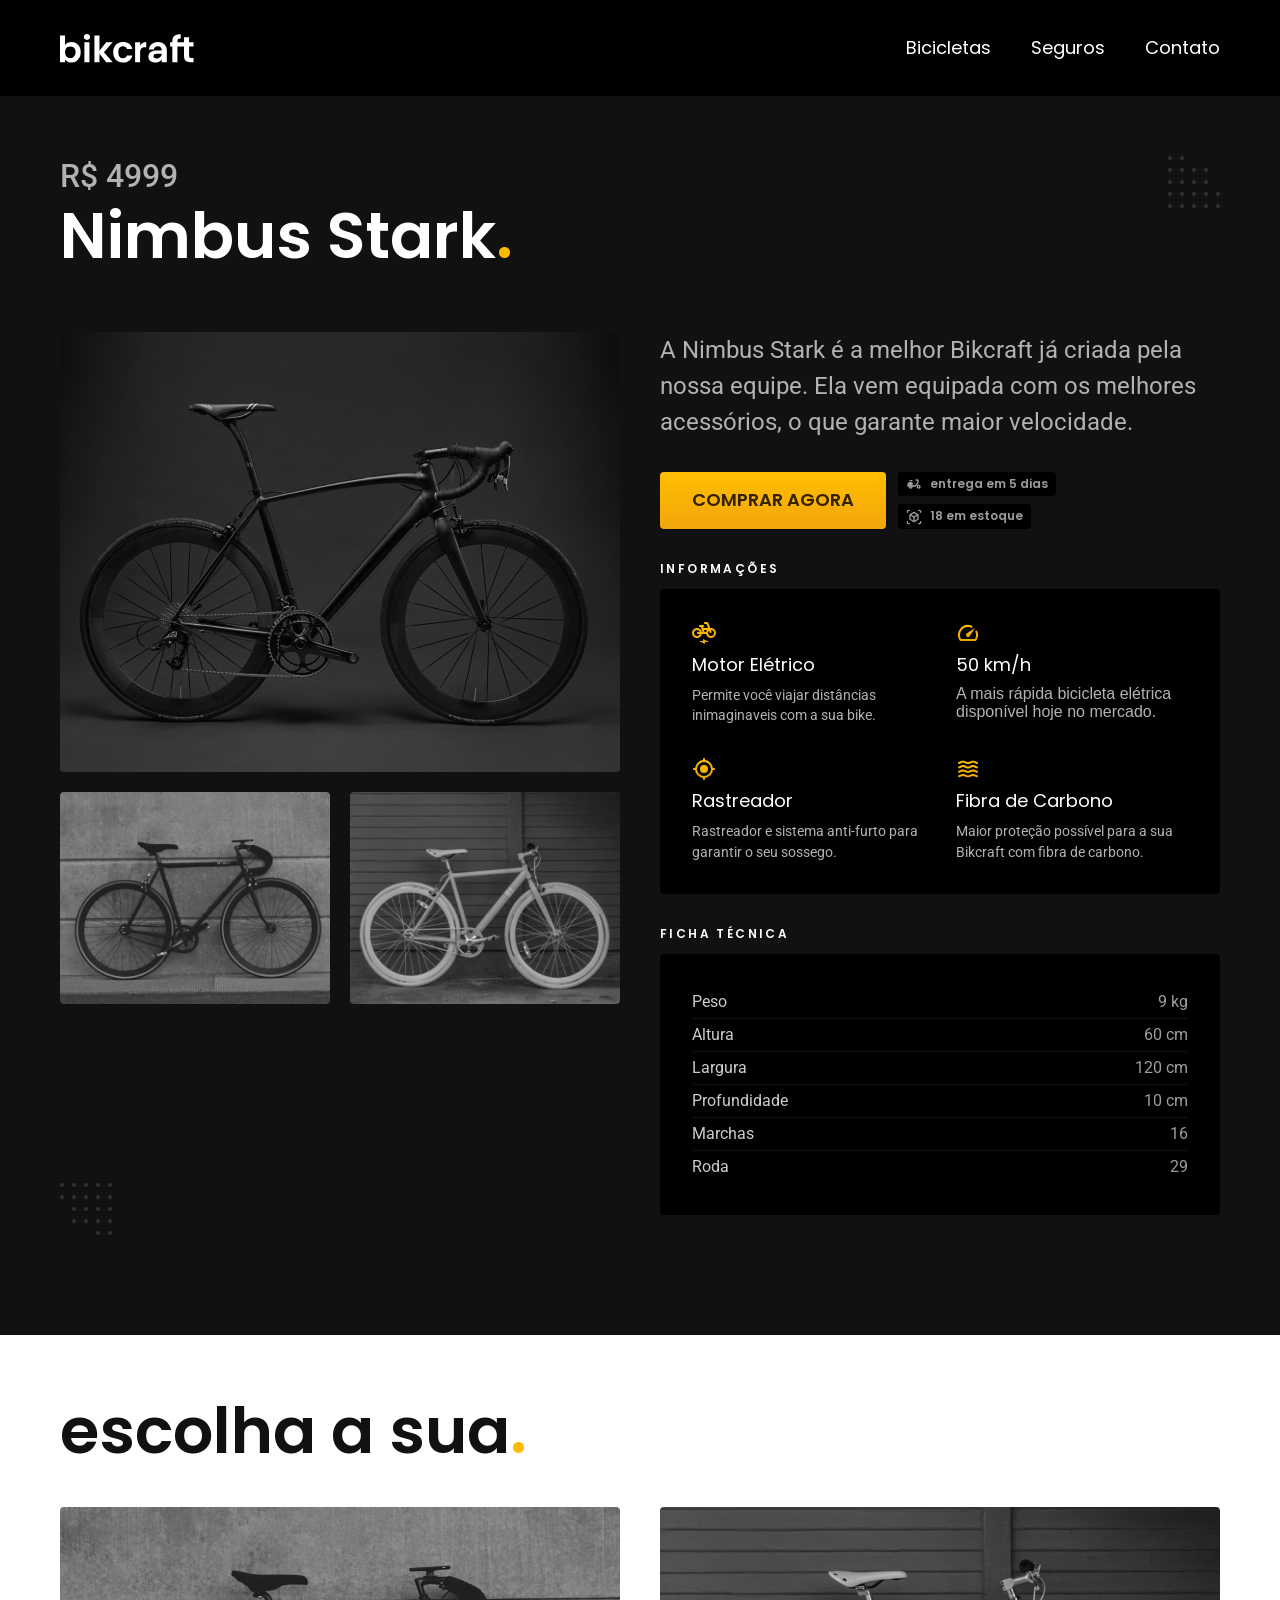
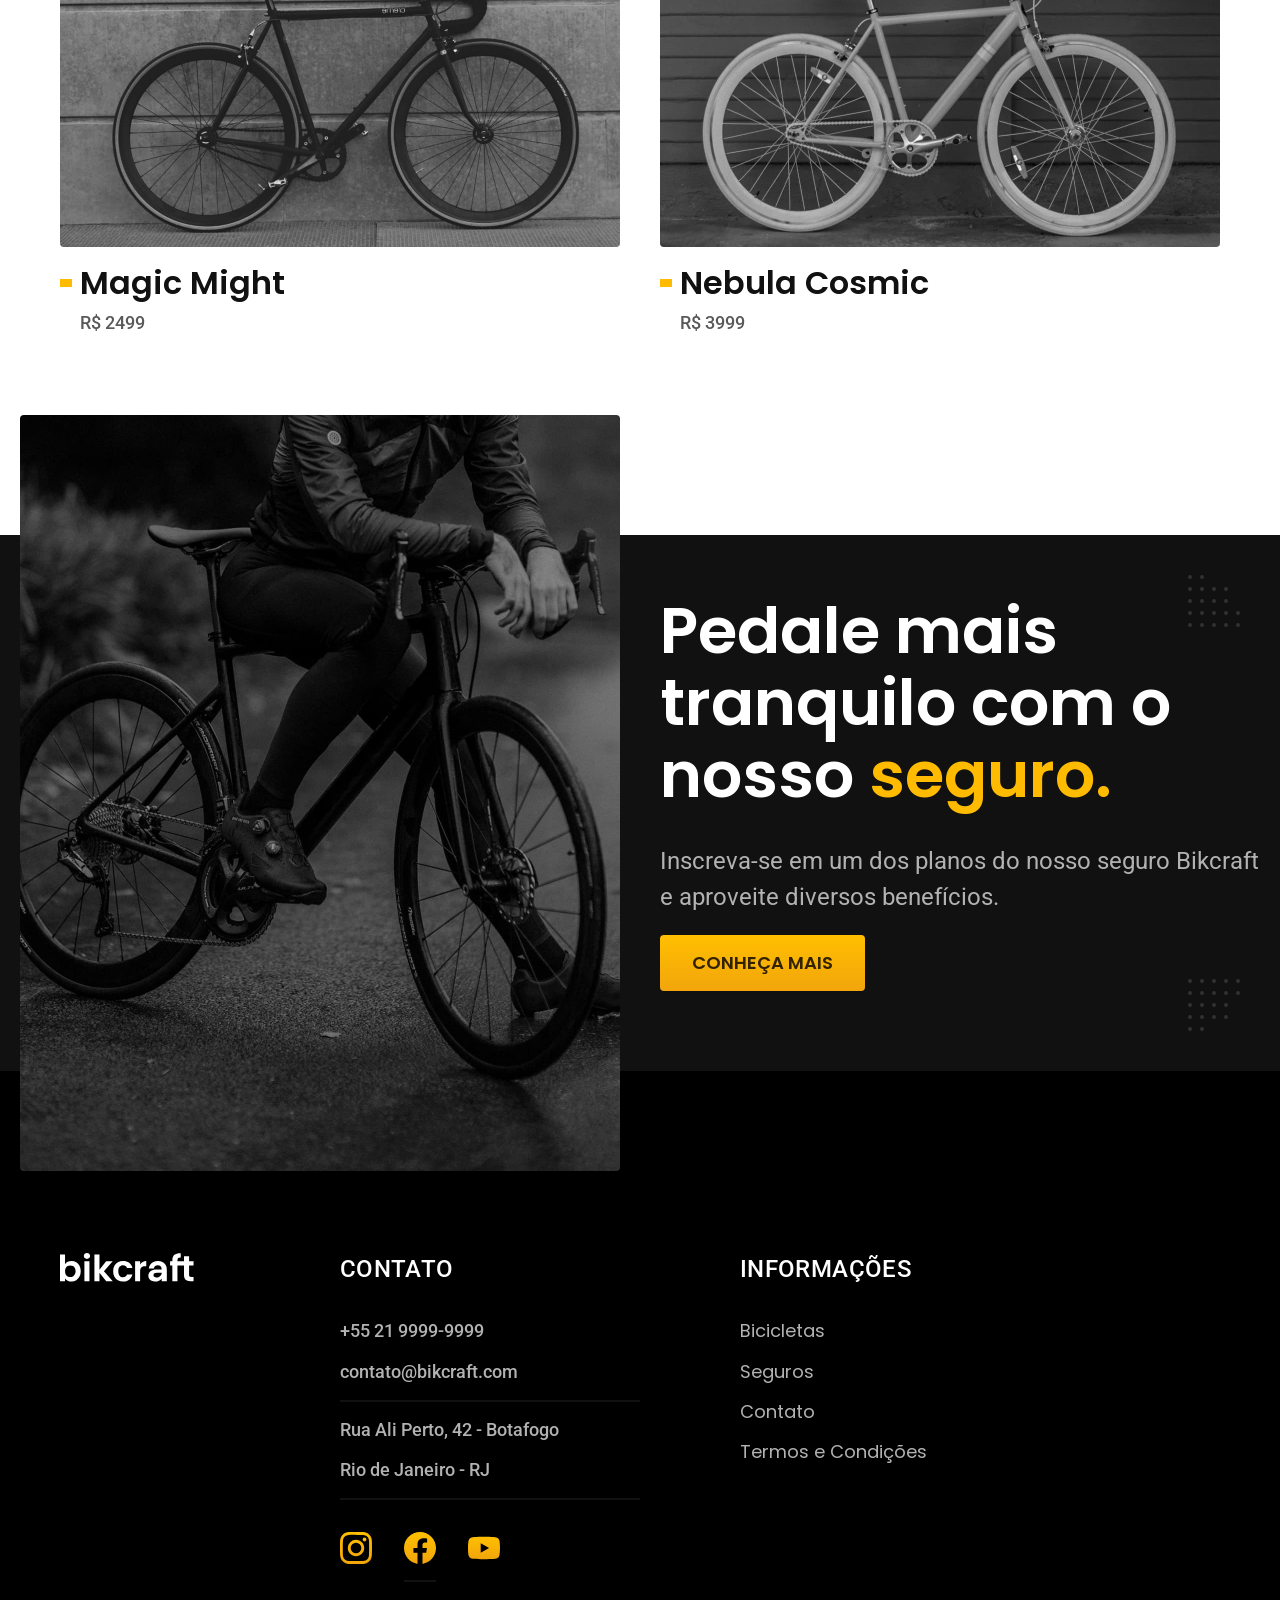
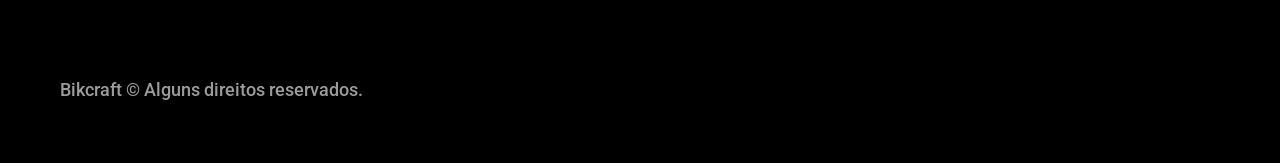
<file: bicicletas/nimbus.html>
<!DOCTYPE html>
<html lang="pt-br">
<head>
    <meta charset="UTF-8">
    <meta name="viewport" content="width=device-width, initial-scale=1.0">
    <meta name="description" content="Nimbus Stark">
    <title>Nimbus Stark | Bikcraft</title>
    <link rel="preload" href="../css/style.css" as="style">
    <link rel="stylesheet" href="../css/style.css">

    <link rel="preconnect" href="https://fonts.googleapis.com">
    <link rel="preconnect" href="https://fonts.gstatic.com" crossorigin>
    <link href="https://fonts.googleapis.com/css2?family=Merriweather:ital,opsz,wght@0,18..144,900;1,18..144,900&family=Poppins:wght@400;600&family=Roboto:wght@100..900&display=swap" rel="stylesheet">
</head>
<body id="bicicleta">
    <header class="header-bg"> <!-- header-bg signifca header background -->
        <div class="header container">
            <a href="../index.html">
                <img src="../img/bikcraft.svg" alt="Bikcraft">
            </a>
            
            <nav aria-label="primaria">  <!-- Navegação primaria do site -->
                <ul class="header-menu font-1-m cor-0">
                    <li><a href="../bicicletas.html">Bicicletas</a></li>
                    <li><a href="../seguros.html">Seguros</a></li>
                    <li><a href="../contato.html">Contato</a></li>
                </ul>
            </nav>
        </div>
    </header>

    <main>
        <article class="titulo-bg">
            <div class="titulo container">
                <p class="font-2-xl cor-5">R$ 4999</p>
                <h1 class="font-1-xxl cor-0">Nimbus Stark<span class="cor-p1">.</span></h1>
            </div>
            <div class="bicicletas container">
                <div class="bicicletas-imagens">
                    <img src="../img/bicicleta/nimbus1.jpg" alt="">
                    <img src="../img/bicicleta/nimbus2.jpg" alt="">
                    <img src="../img/bicicleta/nimbus3.jpg" alt="">
                </div>
                <div class="bicicletas-conteudo">
                    <p class="cor-5 font-2-l">A Nimbus Stark é a melhor Bikcraft já criada pela nossa equipe. Ela vem equipada com os melhores acessórios, o que garante maior velocidade.</p>
                    <div class="bicicletas-comprar">
                        <a class="botao" href="../orcamento.html">comprar agora</a>
                        <span class="cor-6 font-1-xs"><img src="../img/icones/entrega.svg" alt="">entrega em 5 dias</span>
                        <span class="cor-6 font-1-xs"><img src="../img/icones/estoque.svg" alt="">18 em estoque</span>
                    </div>
                    <div class="bicicletas-informacoes">
                        <h2 class="cor-0 font-1-xs">Informações</h2>
                        <ul class="bicicletas-informacoes-conteudo">
                            <li>
                                <img src="../img/icones/eletrica.svg" alt="">
                                <h3 class="cor-0 font-1-m">Motor Elétrico</h3>
                                <p class="cor-5 font-2-xs">Permite você viajar distâncias inimaginaveis com a sua bike.</p>
                            </li>
                            <li>
                                <img src="../img/icones/velocidade.svg" alt="">
                                <h3 class="cor-0 font-1-m">50 km/h</h3>
                                <p class="cor-5 ffont-2-xs">A mais rápida bicicleta elétrica disponível hoje no mercado.</p>
                            </li>
                            <li>
                                <img src="../img/icones/rastreador.svg" alt="">
                                <h3 class="cor-0 font-1-m">Rastreador</h3>
                                <p class="cor-5 font-2-xs">Rastreador e sistema anti-furto para garantir o seu sossego.</p>
                            </li>
                            <li>
                                <img src="../img/icones/carbono.svg" alt="">
                                <h3 class="cor-0 font-1-m">Fibra de Carbono</h3>
                                <p class="cor-5 font-2-xs">Maior proteção possível para a sua Bikcraft com fibra de carbono.</p>
                            </li>
                        </ul>
                    </div>
                    <div class="bicicletas-ficha cor-0 font-2-s">
                        <h2 class="cor-0 font-1-xs">Ficha técnica</h2>
                        <ul class="bicicletas-ficha-conteudo">
                            <li>
                                <p class="cor-4">Peso</p>
                                <span class="cor-6">9 kg</span>
                            </li>
                            <li>
                                <p class="cor-4">Altura</p>
                                <span class="cor-6">60 cm</span>
                            </li>
                            <li>
                                <p class="cor-4">Largura</p>
                                <span class="cor-6">120 cm</span>
                            </li>
                            <li>
                                <p class="cor-4">Profundidade</p>
                                <span class="cor-6">10 cm</span>
                            </li>
                            <li>
                                <p class="cor-4">Marchas</p>
                                <span class="cor-6">16</span>
                            </li>
                            <li>
                                <p class="cor-4">Roda</p>
                                <span class="cor-6">29</span>
                            </li>
                        </ul>
                    </div>
                </div>
            </div>
        </article>

        <article class="bicicletas-lista container">
            <h2 class="font-1-xxl">escolha a sua<span class="cor-p1">.</span></h2>
            <ul>
                <li>
                    <a href="../bicicletas/magic.html">
                        <img src="../img/bicicletas/magic.jpg" alt="Bicileta preta">
                        <h3 class="font-1-xl">Magic Might</h3>
                        <span class="font-2-m cor-8">R$ 2499</span>
                    </a>
                </li>
                <li>
                    <a href="../bicicletas/nebula.html">
                        <img src="../img/bicicletas/nebula.jpg" alt="Bicileta preta">
                        <h3 class="font-1-xl">Nebula Cosmic</h3>
                        <span class="font-2-m cor-8">R$ 3999</span>
                    </a>
                </li>
            </ul>
        </article>

        <article class="seguros-interno-bg">
            <div class="seguro">
                <div class="seguros-imagem">
                    <img src="../img/fotos/seguros.jpg" alt="Pessoa parada em cima de uma bicicleta.">
                </div>
                <div class="seguros-conteudo-interno">
                    <h2 class="font-1-xxl cor-0">Pedale mais tranquilo com o nosso <span class="cor-p1">seguro.</span></h2>
                    <p class="cor-5 font-2-l">Inscreva-se em um dos planos do nosso seguro Bikcraft e aproveite diversos benefícios.</p>
                    <a class="botao" href="../seguros.html">conheça mais</a>
                </div>
            </div>
        </article>
    </main>

    
    <footer class="footer-bg">
        <div class="footer container">
            <img src="../img/bikcraft.svg" alt="Bikcraft">
            <div class="footer-contato">
                <h3 class="font-2-l-b cor-0">Contato</h3>
                <ul class="font-2-m cor-5">
                    <li><a href="tel:+552199999999">+55 21 9999-9999</a></li>
                    <li><a href="mailto:contato@bikcraft.com">contato@bikcraft.com</a></li>
                    <li>Rua Ali Perto, 42 - Botafogo</li>
                    <li>Rio de Janeiro - RJ</li>
                </ul>
                <ul class="footer-contato-redes">
                    <li>
                        <a href="https://www.instagram.com" target="_blank"><img src="../img/redes/instagram-p.svg" alt="Instagram"></a>
                    </li>
                    <li>
                        <a href="https://www.facebook.com" target="_blank"><img src="../img/redes/facebook-p.svg" alt="Facebook"></a>
                    </li>
                    <li>
                        <a href="https://www.youtube.com" target="_blank"><img src="../img/redes/youtube-p.svg" alt="YouTube"></a>
                    </li>
                </ul>
            </div>
            <div class="footer-informacoes">
                <h3 class="font-2-l-b cor-0">Informações</h3>
                <nav>
                    <ul class="font-1-m cor-5">
                        <li><a href="../bicicletas.html">Bicicletas</a></li>
                        <li><a href="../seguros.html">Seguros</a></li>
                        <li><a href="../contato.html">Contato</a></li>
                        <li><a href="../termos.html">Termos e Condições</a></li>
                    </ul>
                </nav>
            </div>
            <p class="footer-copy font-2-m cor-6">Bikcraft © Alguns direitos reservados.</p>
        </div>
    </footer>
</body>
</html>
</file>
<file: css/style.css>
@charset "UTF-8";
@import "./global/global.css";
@import "./utilidades/tipografia.css";
@import "./utilidades/cores.css";

@import "./global/header.css";
@import "./global/footer.css";

 /* Utilidades */
@import "./utilidades/componentes.css";
@import "./utilidades/formulario.css";


/* Home (página inicial) */
@import "./home/introducao.css";
@import "./home/tecnologia.css";
@import "./home/parceiros.css";
@import "./home/depoimento.css";

/* Bicicletas */
@import "./bicicletas/bicicletas-lista.css";
@import "./bicicletas/bicicletas.css";

/* Bicicleta */
@import "./bicicleta/bicicleta.css";
@import "./bicicleta/seguro.css";


/* Seguros */
@import "./seguros/seguros.css";
@import "./seguros/vantagens.css";
@import "./seguros/perguntas.css";

/* Contato */
@import "./contato/contato.css";
@import "./contato/lojas.css";

/* Termos */
@import "./termos/termos.css";

/* Orçamento */
@import "./orcamento/orcamento.css";
</file>
